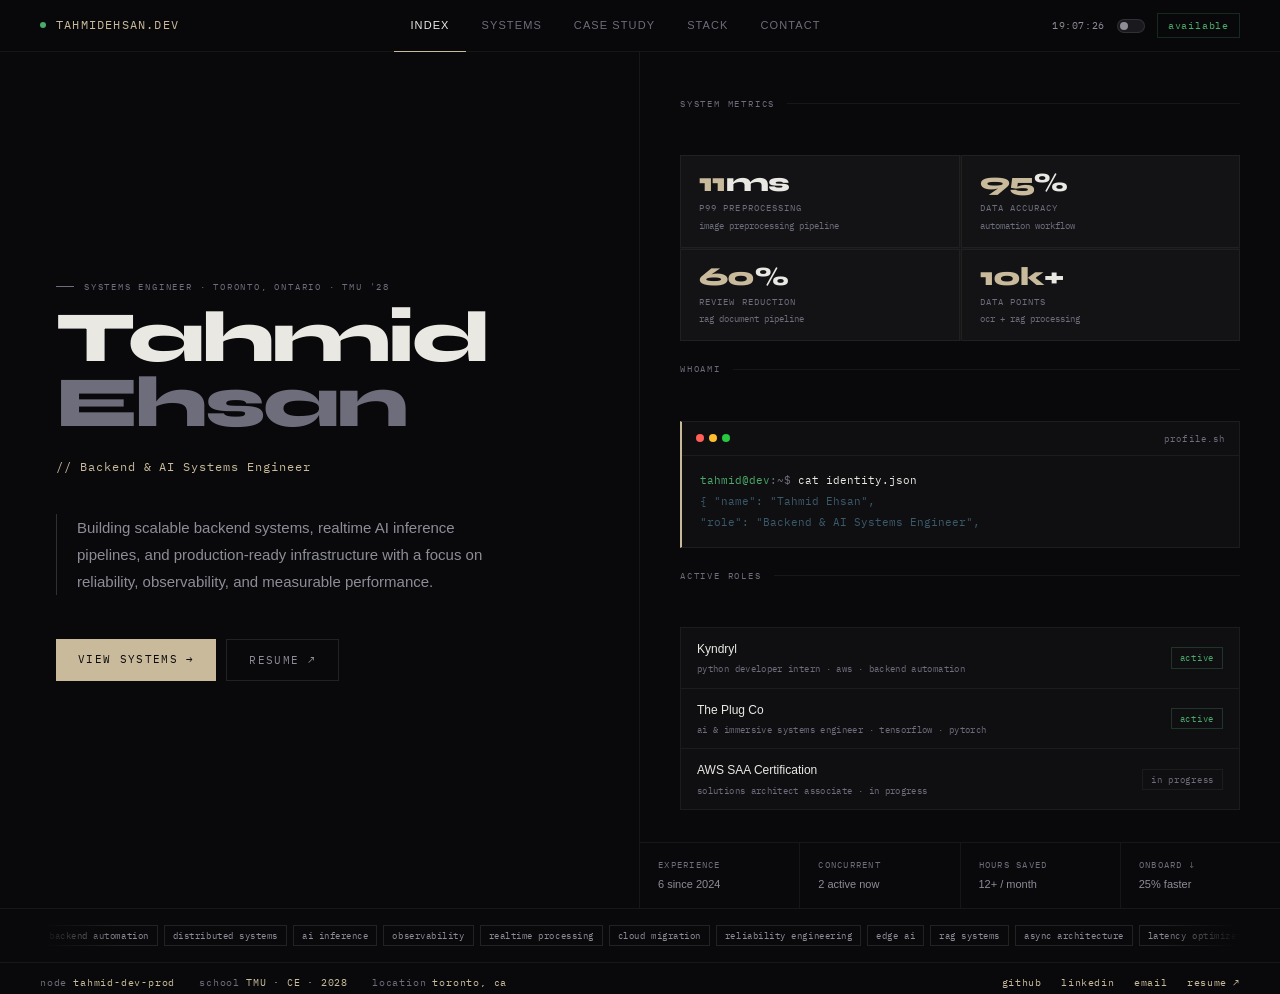
<file: index.html>
<!DOCTYPE html>
<html lang="en">
<head>
<meta charset="UTF-8">
<meta name="viewport" content="width=device-width, initial-scale=1.0">
<title>tahmidehsan.dev</title>
<link rel="icon" type="image/png" href="favicon.png?v=3">
<link rel="shortcut icon" href="favicon.png?v=3">
<link rel="stylesheet" href="style.css">
<style>
/* ── Hero grid ── */
.hero {
  min-height: calc(100vh - 52px);
  display: grid;
  grid-template-columns: 1fr 1fr;
}
.hero-l {
  padding: 80px 48px 80px 56px;
  border-right: 0.5px solid var(--border);
  display: flex; flex-direction: column; justify-content: center;
}
.hero-name {
  font-family: var(--display);
  font-size: 72px; font-weight: 800;
  letter-spacing: -.04em; line-height: .9;
  margin-bottom: 12px;
}
.hero-name-sub { color: var(--text-3); display: block; }
.hero-title {
  font-family: var(--mono); font-size: 12px; color: var(--accent);
  letter-spacing: .08em; margin-bottom: 36px; margin-top: 10px;
}
.hero-bio {
  font-size: 15px; color: var(--text-2); line-height: 1.8;
  max-width: 430px; margin-bottom: 44px;
  border-left: 1px solid var(--border-hi); padding-left: 20px;
}
.hero-actions { display: flex; gap: 10px; }

/* ── Right side: system panel ── */
.hero-r {
  display: flex; flex-direction: column;
}
.hero-r-top {
  flex: 1; padding: 44px 40px 32px;
  display: flex; flex-direction: column; gap: 20px;
}
.metrics-grid {
  display: grid; grid-template-columns: 1fr 1fr;
  gap: 1px; background: var(--border);
}

/* Terminal */
.terminal {
  background: var(--bg-raised); border: 0.5px solid var(--border);
  border-left: 2px solid var(--accent); font-family: var(--mono);
}
.term-header {
  display: flex; align-items: center; gap: 5px;
  padding: 9px 14px; border-bottom: 0.5px solid var(--border);
}
.t-dot { width: 8px; height: 8px; border-radius: 50%; }
.term-title { font-size: 9px; color: var(--text-3); letter-spacing: .12em; margin-left: auto; }
.term-body { padding: 14px 18px; }
.tl { font-size: 11px; line-height: 1.9; }
.tl .p   { color: var(--green); }
.tl .k   { color: #8a7aaa; }
.tl .s   { color: #7a9a6a; }
.tl .n   { color: var(--accent); }
.tl .c   { color: var(--text-3); }
.tl .o   { color: #3a5a6a; }
.tl .dim { color: var(--text-3); }
.tcursor {
  display: inline-block; width: 7px; height: 13px;
  background: var(--accent); vertical-align: -2px;
  animation: blink 1s step-end infinite;
}
@keyframes blink { 0%,100%{opacity:1} 50%{opacity:0} }

/* Active roles */
.roles-panel {
  background: var(--bg-raised); border: 0.5px solid var(--border);
}
.role-row {
  display: flex; justify-content: space-between; align-items: center;
  padding: 11px 16px; border-bottom: 0.5px solid var(--border);
}
.role-row:last-child { border-bottom: none; }
.role-org { font-size: 12px; color: var(--text); margin-bottom: 2px; }
.role-desc { font-family: var(--mono); font-size: 9px; color: var(--text-3); letter-spacing: .04em; }
.role-badge {
  font-family: var(--mono); font-size: 9px; letter-spacing: .08em;
  padding: 2px 8px; border: 0.5px solid rgba(74,170,106,.25); color: var(--green);
  white-space: nowrap; flex-shrink: 0;
}
.role-badge-dim {
  font-family: var(--mono); font-size: 9px; letter-spacing: .08em;
  padding: 2px 8px; border: 0.5px solid var(--border); color: var(--text-3);
  white-space: nowrap; flex-shrink: 0;
}

/* Strip at bottom */
.hero-strip {
  border-top: 0.5px solid var(--border);
  display: flex;
}
.strip-cell {
  flex: 1; padding: 14px 18px; border-right: 0.5px solid var(--border);
}
.strip-cell:last-child { border-right: none; }
.strip-label { font-family: var(--mono); font-size: 9px; color: var(--text-3); letter-spacing: .14em; text-transform: uppercase; margin-bottom: 3px; }
.strip-val { font-size: 11px; color: var(--text-2); }

/* Themes row / conveyor */
.themes-row {
  padding: 16px 40px; border-top: 0.5px solid var(--border);
}
.themes-conveyor-track {
  overflow: hidden;
  -webkit-mask-image: linear-gradient(to right, transparent, black 80px, black calc(100% - 80px), transparent);
  mask-image: linear-gradient(to right, transparent, black 80px, black calc(100% - 80px), transparent);
}
.themes-conveyor-belt {
  display: flex; gap: 6px; width: max-content;
  animation: themes-conveyor 28s linear infinite;
}
.themes-conveyor-belt:hover { animation-play-state: paused; }
@keyframes themes-conveyor {
  0%   { transform: translateX(0); }
  100% { transform: translateX(-50%); }
}

/* ── Responsive ── */
@media (max-width: 900px) {
  .hero { grid-template-columns: 1fr; }
  .hero-l { border-right: none; border-bottom: 0.5px solid var(--border); padding: 48px 32px; }
  .hero-r-top { padding: 32px 24px; }
  .hero-name { font-size: 56px; }
  .themes-row { padding: 12px 24px; }
  .themes-conveyor-track {
    -webkit-mask-image: linear-gradient(to right, transparent, black 50px, black calc(100% - 50px), transparent);
    mask-image: linear-gradient(to right, transparent, black 50px, black calc(100% - 50px), transparent);
  }
}
@media (max-width: 640px) {
  .hero-l { padding: 32px 20px; }
  .hero-r-top { padding: 24px 20px; }
  .hero-name { font-size: 44px; }
  .hero-bio { font-size: 13px; }
  .hero-actions { flex-wrap: wrap; }
  .hero-strip { flex-wrap: wrap; }
  .strip-cell { flex: 0 0 50%; }
  .strip-cell:nth-child(odd) { border-right: 0.5px solid var(--border); }
  .strip-cell:nth-child(1), .strip-cell:nth-child(2) { border-bottom: 0.5px solid var(--border); }
  .themes-row { padding: 12px 16px; }
  .themes-conveyor-track {
    -webkit-mask-image: linear-gradient(to right, transparent, black 32px, black calc(100% - 32px), transparent);
    mask-image: linear-gradient(to right, transparent, black 32px, black calc(100% - 32px), transparent);
  }
  .metrics-grid { grid-template-columns: 1fr 1fr; }
}
</style>
</head>
<body>
<div class="page-wrap">

<!-- HERO -->
<div class="hero">
  <div class="hero-l">
    <div class="eyebrow fu fu-1">systems engineer · toronto, ontario · tmU '28</div>
    <h1 class="hero-name fu fu-2">
      Tahmid<br>
      <span class="hero-name-sub">Ehsan</span>
    </h1>
    <div class="hero-title fu fu-3">// Backend &amp; AI Systems Engineer</div>
    <p class="hero-bio fu fu-4">
      Building scalable backend systems, realtime AI inference pipelines, and production-ready infrastructure with a focus on reliability, observability, and measurable performance.
    </p>
    <div class="hero-actions fu fu-5">
      <a href="systems.html" class="btn-primary">View systems →</a>
      <a href="https://drive.google.com/file/d/1j98sdXW3JyAcdcmIbRamVIgQ8zg6p-9t/view?usp=sharing" target="_blank" class="btn-ghost">Resume ↗</a>
    </div>
  </div>

  <div class="hero-r">
    <div class="hero-r-top">
      <div class="section-label">system metrics</div>

      <div class="metrics-grid">
        <div class="metric-chip">
          <div class="metric-chip-val"><span class="hi">11</span>ms</div>
          <div class="metric-chip-label">p99 preprocessing</div>
          <div class="metric-chip-sub">image preprocessing pipeline</div>
        </div>
        <div class="metric-chip">
          <div class="metric-chip-val"><span class="hi">95</span>%</div>
          <div class="metric-chip-label">data accuracy</div>
          <div class="metric-chip-sub">automation workflow</div>
        </div>
        <div class="metric-chip">
          <div class="metric-chip-val"><span class="hi">60</span>%</div>
          <div class="metric-chip-label">review reduction</div>
          <div class="metric-chip-sub">rag document pipeline</div>
        </div>
        <div class="metric-chip">
          <div class="metric-chip-val"><span class="hi">10k</span>+</div>
          <div class="metric-chip-label">data points</div>
          <div class="metric-chip-sub">ocr + rag processing</div>
        </div>
      </div>

      <div class="section-label">whoami</div>
      <div class="terminal">
        <div class="term-header">
          <div class="t-dot" style="background:#ff5f57"></div>
          <div class="t-dot" style="background:#febc2e"></div>
          <div class="t-dot" style="background:#28c840"></div>
          <div class="term-title">profile.sh</div>
        </div>
        <div class="term-body" id="term-output"></div>
      </div>

      <div class="section-label">active roles</div>
      <div class="roles-panel">
        <div class="role-row">
          <div>
            <div class="role-org">Kyndryl</div>
            <div class="role-desc">python developer intern · aws · backend automation</div>
          </div>
          <div class="role-badge">active</div>
        </div>
        <div class="role-row">
          <div>
            <div class="role-org">The Plug Co</div>
            <div class="role-desc">ai &amp; immersive systems engineer · tensorflow · pytorch</div>
          </div>
          <div class="role-badge">active</div>
        </div>
        <div class="role-row">
          <div>
            <div class="role-org">AWS SAA Certification</div>
            <div class="role-desc">solutions architect associate · in progress</div>
          </div>
          <div class="role-badge-dim">in progress</div>
        </div>
      </div>
    </div>

    <div class="hero-strip">
      <div class="strip-cell">
        <div class="strip-label">experience</div>
        <div class="strip-val">6 since 2024</div>
      </div>
      <div class="strip-cell">
        <div class="strip-label">concurrent</div>
        <div class="strip-val">2 active now</div>
      </div>
      <div class="strip-cell">
        <div class="strip-label">hours saved</div>
        <div class="strip-val">12+ / month</div>
      </div>
      <div class="strip-cell">
        <div class="strip-label">onboard ↓</div>
        <div class="strip-val">25% faster</div>
      </div>
    </div>
  </div>
</div>

<!-- Themes strip -->
<div class="themes-row">
  <div class="themes-conveyor-track">
    <div class="themes-conveyor-belt">
      <span class="tag">backend automation</span>
      <span class="tag">distributed systems</span>
      <span class="tag">ai inference</span>
      <span class="tag">observability</span>
      <span class="tag">realtime processing</span>
      <span class="tag">cloud migration</span>
      <span class="tag">reliability engineering</span>
      <span class="tag">edge ai</span>
      <span class="tag">rag systems</span>
      <span class="tag">async architecture</span>
      <span class="tag">latency optimization</span>
      <span class="tag">system integration</span>
      <!-- duplicate for seamless loop -->
      <span class="tag">backend automation</span>
      <span class="tag">distributed systems</span>
      <span class="tag">ai inference</span>
      <span class="tag">observability</span>
      <span class="tag">realtime processing</span>
      <span class="tag">cloud migration</span>
      <span class="tag">reliability engineering</span>
      <span class="tag">edge ai</span>
      <span class="tag">rag systems</span>
      <span class="tag">async architecture</span>
      <span class="tag">latency optimization</span>
      <span class="tag">system integration</span>
    </div>
  </div>
</div>

</div><!-- /page-wrap -->
<script src="nav.js"></script>
<script>
/* typewriter terminal */
const lines = [
  [{cls:'p',t:'tahmid@dev'},{cls:'dim',t:':~$ '},{cls:'',t:'cat identity.json'}],
  [{cls:'o',t:'{ "name": "Tahmid Ehsan",'}],
  [{cls:'o',t:'  "role": "Backend & AI Systems Engineer",'}],
  [{cls:'o',t:'  "focus": ["realtime pipelines","distributed systems","observability"],'}],
  [{cls:'o',t:'  "status": "building backend & AI systems" }'}],
  [{cls:'p',t:'tahmid@dev'},{cls:'dim',t:':~$ '},{cls:'',t:'echo $METRICS'}],
  [{cls:'n',t:'11ms p99  ·  95% accuracy  ·  10k+ datapoints  ·  60% ↓ review'}],
];
const out = document.getElementById('term-output');
let li = 0;
function nextLine(){
  if(li >= lines.length){ out.insertAdjacentHTML('beforeend','<div class="tl"><span class="tcursor"></span></div>'); return; }
  const div = document.createElement('div'); div.className='tl';
  lines[li].forEach(p=>{ const s=document.createElement('span'); if(p.cls)s.className=p.cls; s.textContent=p.t; div.appendChild(s); });
  out.appendChild(div); li++;
  setTimeout(nextLine, li <= 1 ? 400 : 140);
}
setTimeout(nextLine, 600);
</script>
</body>
</html>
</file>
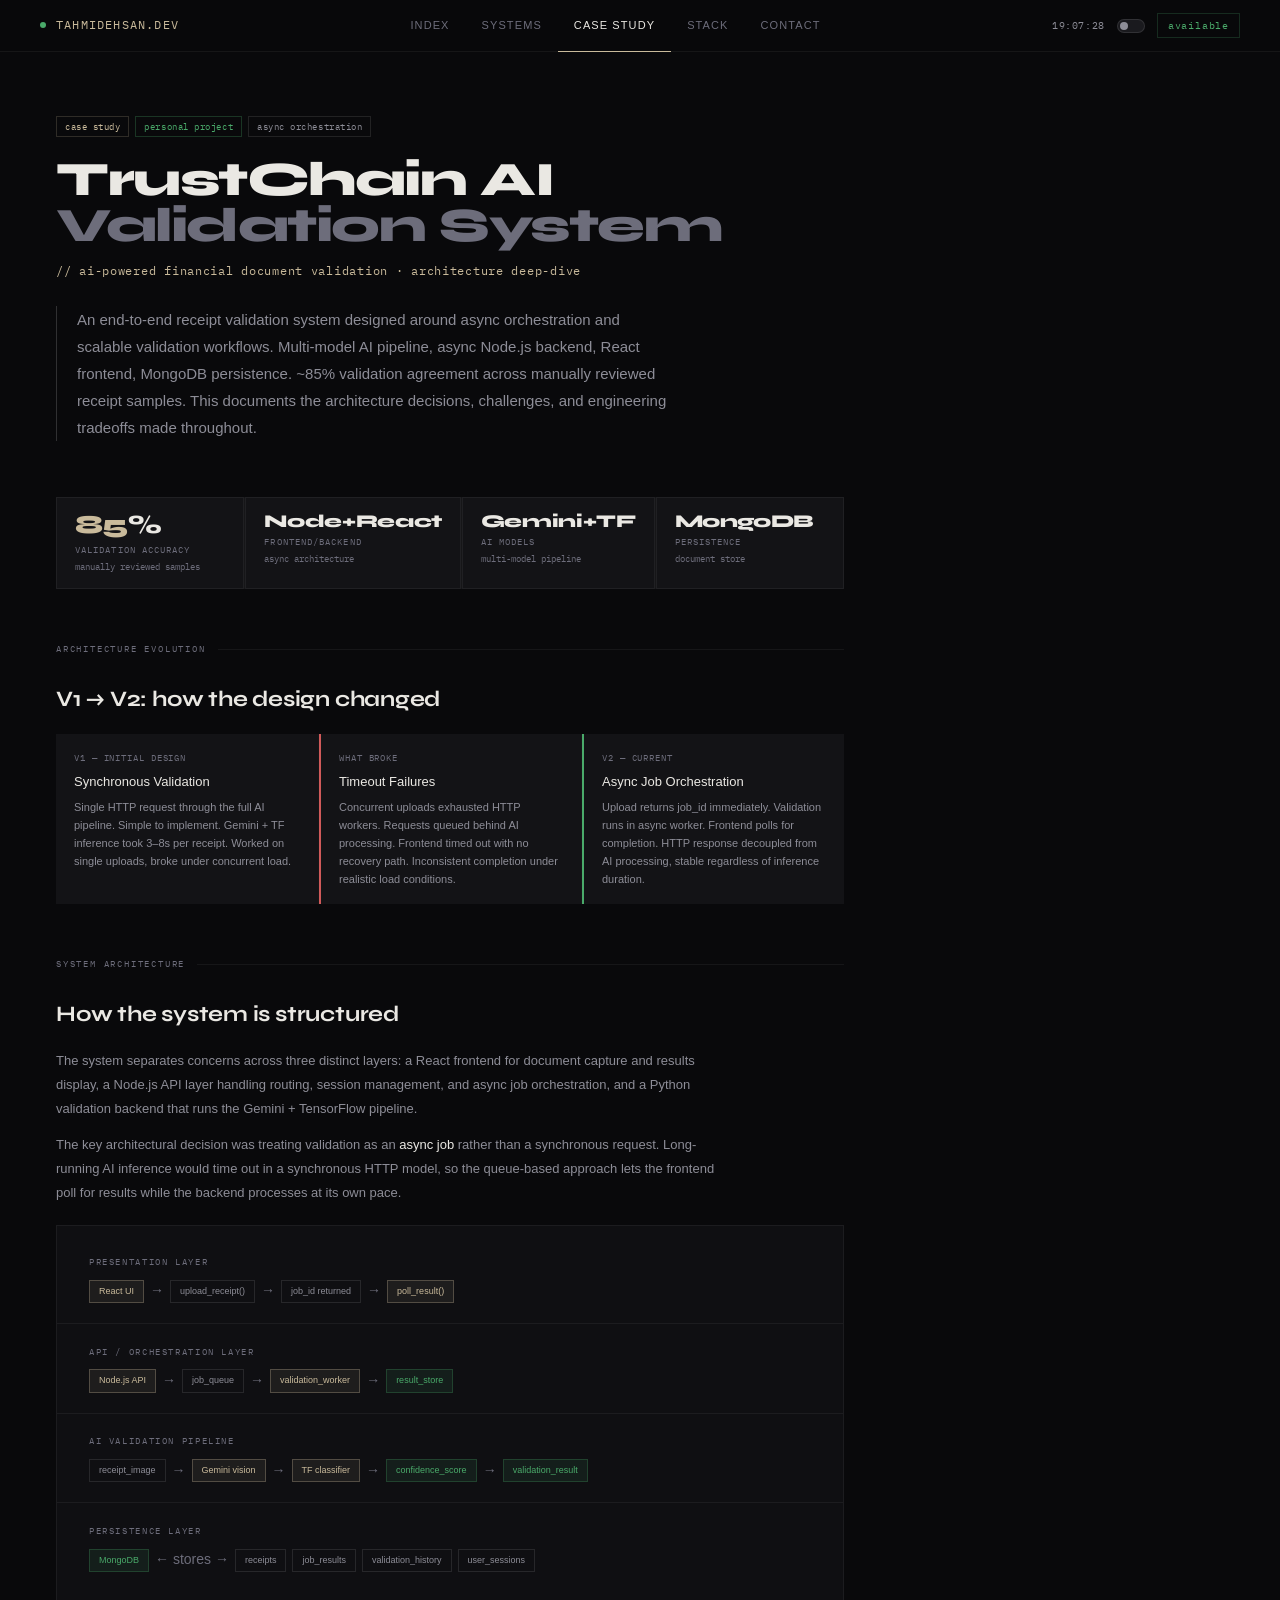
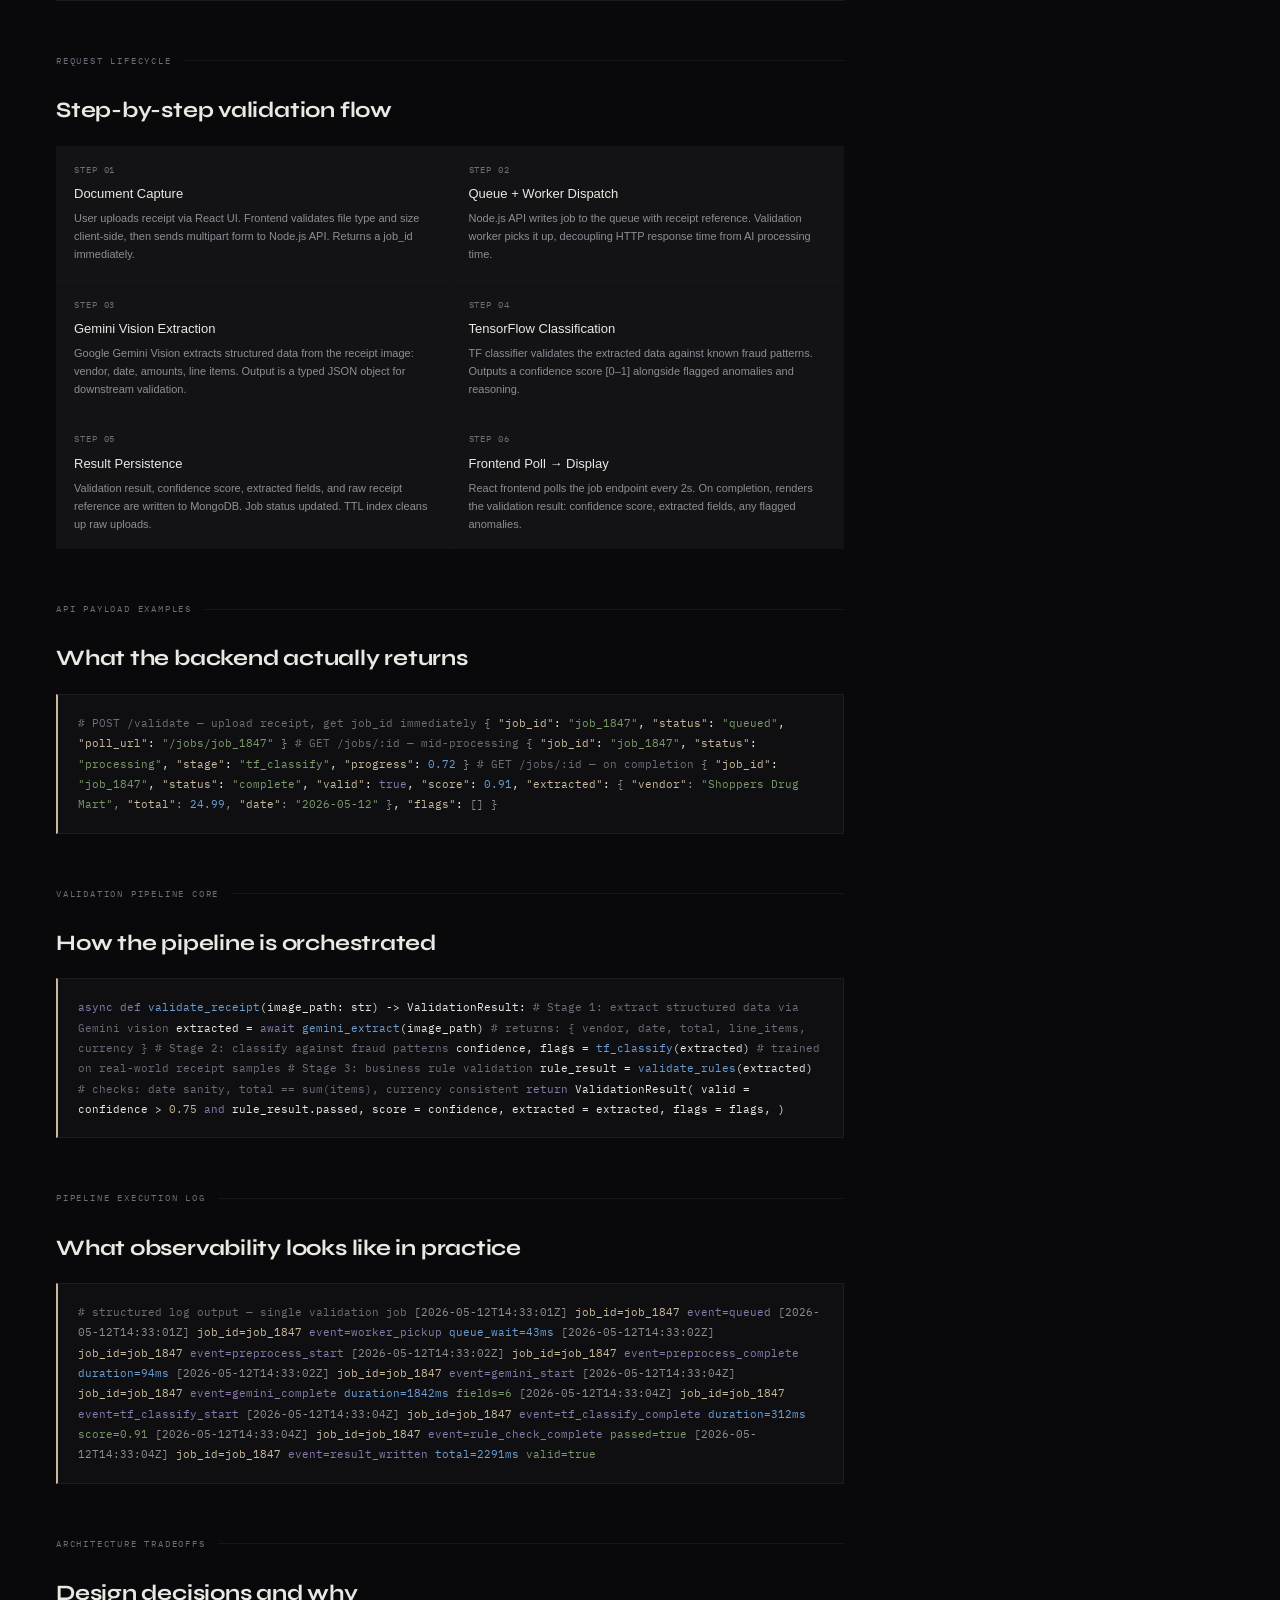
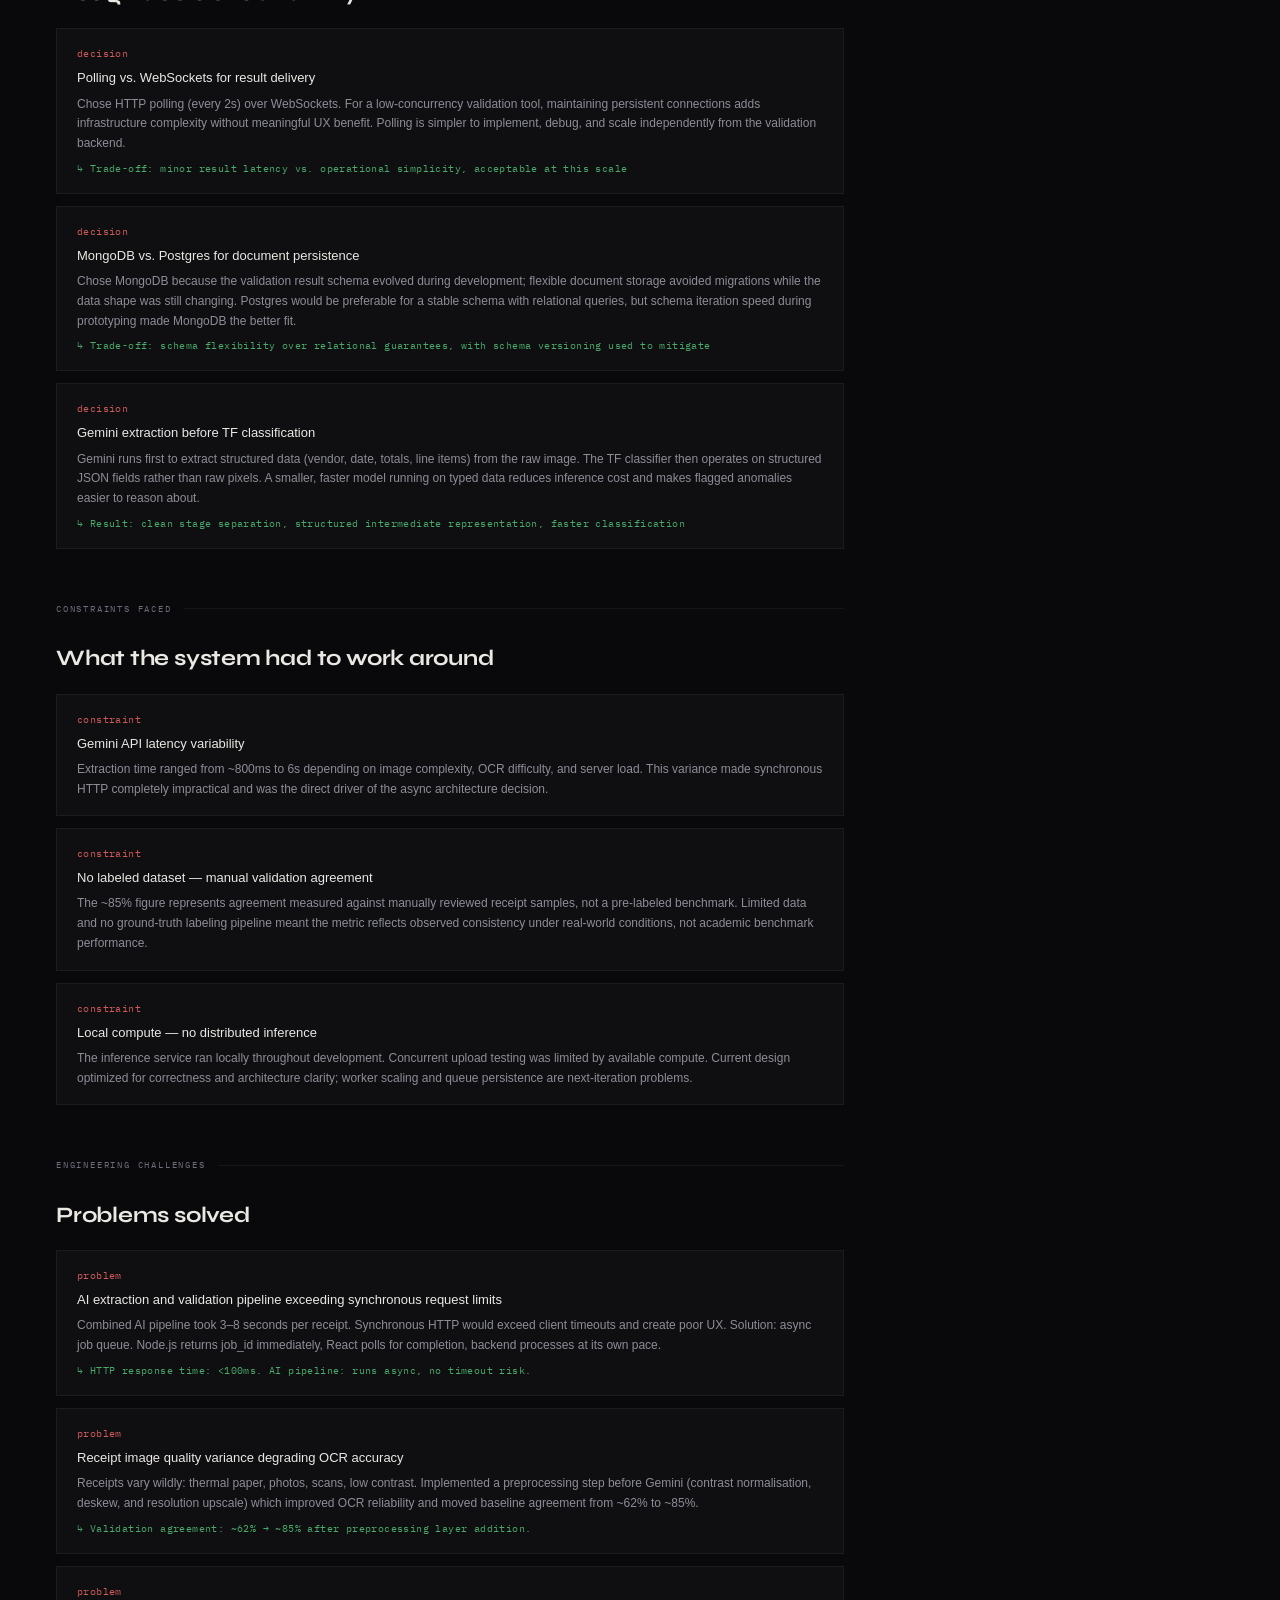
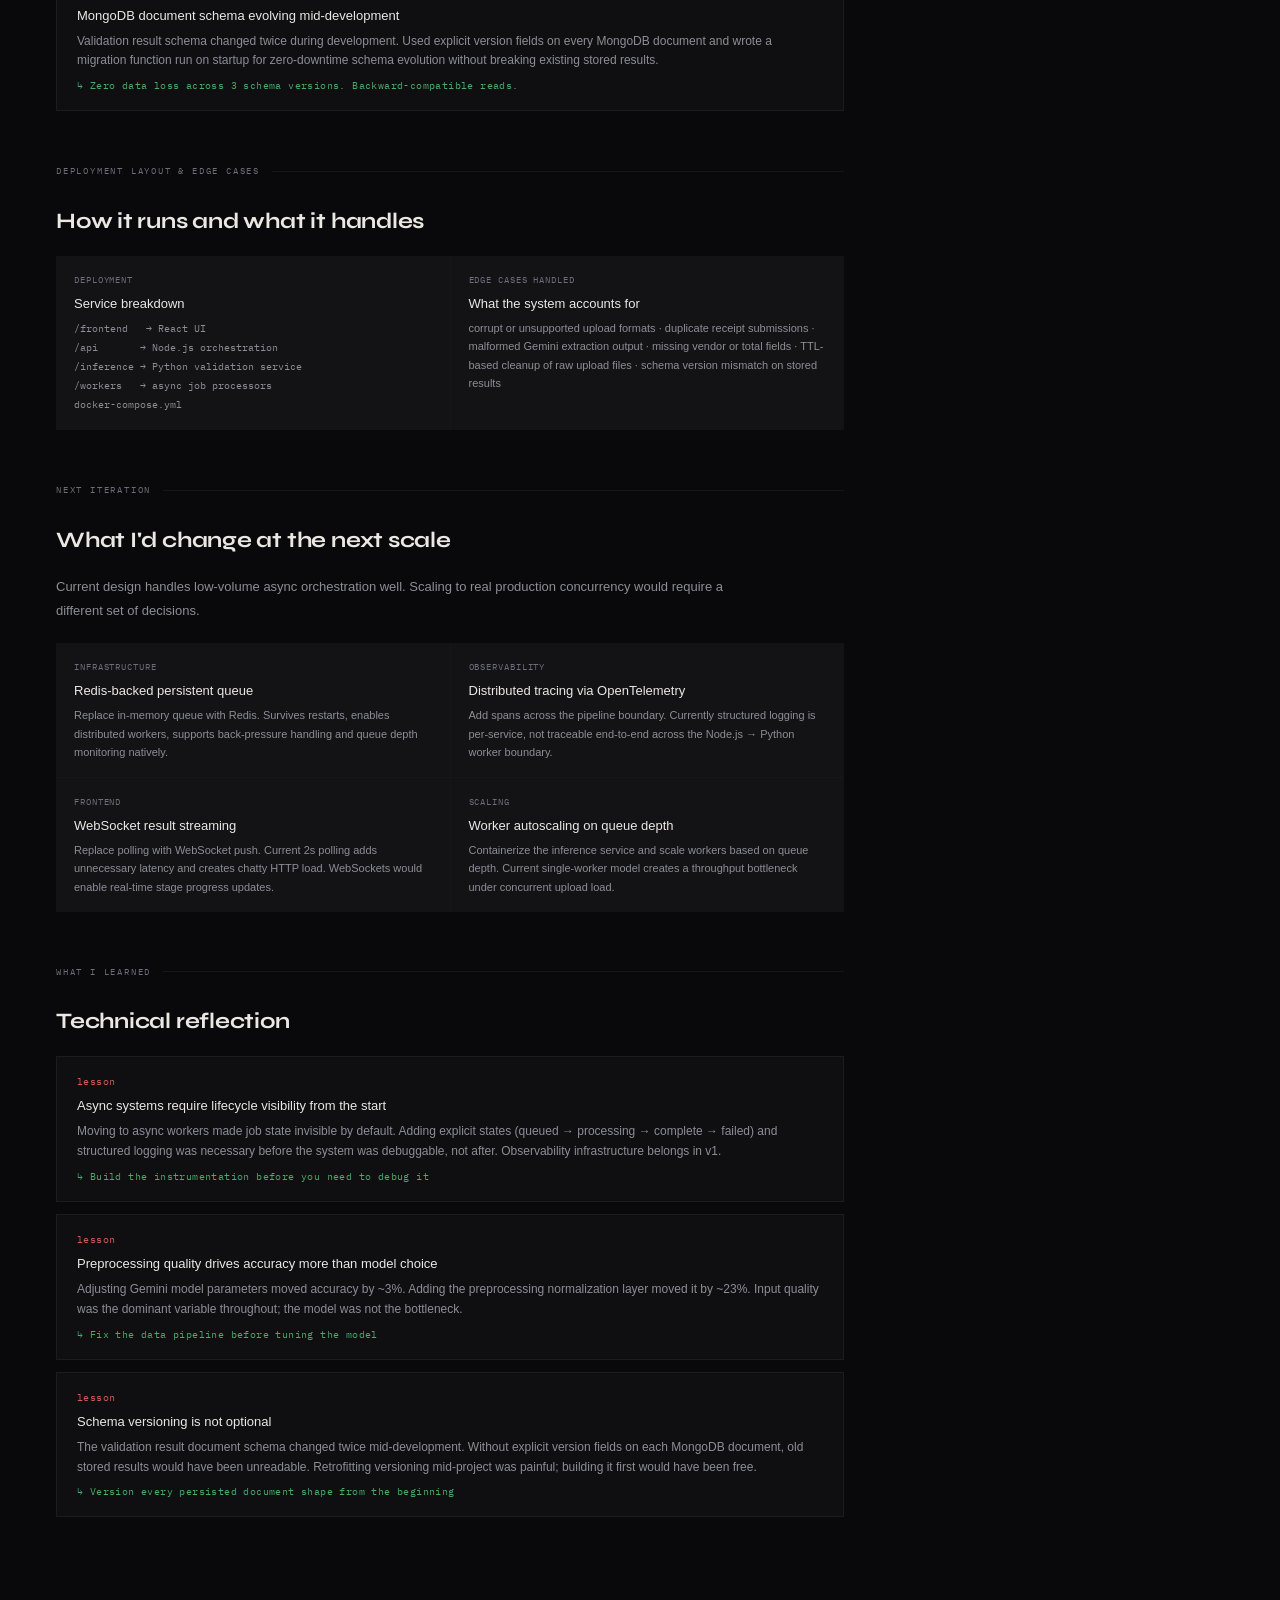
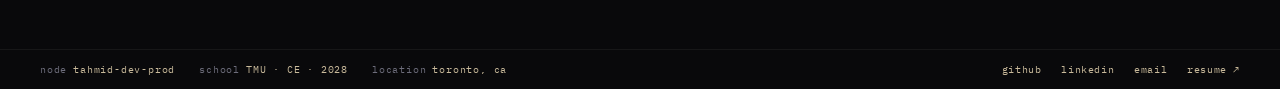
<file: casestudy.html>
<!DOCTYPE html>
<html lang="en">
<head>
<meta charset="UTF-8">
<meta name="viewport" content="width=device-width, initial-scale=1.0">
<title>Case Study: TrustChain AI @ tahmidehsan.dev</title>
<link rel="icon" type="image/png" href="favicon.png?v=3">
<link rel="stylesheet" href="style.css">
<style>
.page-inner { padding: 64px 56px 80px; max-width: 900px; }

.cs-header { margin-bottom: 56px; }
.cs-tag-row { display: flex; gap: 6px; margin-bottom: 20px; }
.cs-title { font-family: var(--display); font-size: 48px; font-weight: 800; letter-spacing: -.03em; line-height: .96; margin-bottom: 12px; }
.cs-title span { color: var(--text-3); }
.cs-subtitle { font-family: var(--mono); font-size: 12px; color: var(--accent); letter-spacing: .06em; margin-bottom: 24px; }
.cs-lede { font-size: 15px; color: var(--text-2); line-height: 1.8; max-width: 620px; border-left: 1px solid var(--border-hi); padding-left: 20px; }

/* Metrics row */
.cs-metrics { display: grid; grid-template-columns: repeat(4,1fr); gap: 1px; background: var(--border); margin-bottom: 52px; }

/* Section */
.cs-section { margin-bottom: 52px; }
.cs-section-title { font-family: var(--display); font-size: 22px; font-weight: 700; letter-spacing: -.01em; margin-bottom: 16px; }
.cs-body { font-size: 13px; color: var(--text-2); line-height: 1.85; max-width: 680px; margin-bottom: 20px; }
.cs-body p { margin-bottom: 12px; }
.cs-body strong { color: var(--text); font-weight: 500; }

/* Full-width architecture diagram */
.arch-full {
  background: var(--bg-raised); border: 0.5px solid var(--border);
  padding: 28px 32px; margin-bottom: 24px; width: 100%;
}
.arch-tier { margin-bottom: 20px; }
.arch-tier:last-child { margin-bottom: 0; }
.arch-tier-label { font-family: var(--mono); font-size: 9px; color: var(--text-3); letter-spacing: .18em; text-transform: uppercase; margin-bottom: 10px; }
.arch-tier-nodes { display: flex; align-items: center; gap: 6px; flex-wrap: wrap; }
.arch-tier-divider { height: 0.5px; background: var(--border); margin: 0 -32px; margin-bottom: 20px; }

/* Request flow */
.flow-steps { display: grid; grid-template-columns: 1fr 1fr; gap: 1px; background: var(--border); margin-bottom: 24px; }
.flow-step { background: var(--bg-panel); padding: 16px 18px; }
.flow-step-n { font-family: var(--mono); font-size: 9px; color: var(--text-3); letter-spacing: .1em; margin-bottom: 6px; }
.flow-step-title { font-size: 13px; color: var(--text); margin-bottom: 4px; font-weight: 500; }
.flow-step-desc { font-size: 11px; color: var(--text-2); line-height: 1.65; }

/* Code block */
.code-block {
  background: var(--bg-raised); border: 0.5px solid var(--border);
  border-left: 2px solid var(--accent);
  padding: 18px 20px; font-family: var(--mono); font-size: 11px;
  line-height: 1.85; margin-bottom: 20px;
  overflow-x: auto;
}
.code-block .k { color: #8a7aaa; }
.code-block .s { color: #7a9a6a; }
.code-block .n { color: var(--accent); }
.code-block .c { color: var(--text-3); }
.code-block .fn { color: #6b9fd4; }
.code-block .o { color: var(--text-2); }

/* Challenges */
.challenges { display: flex; flex-direction: column; gap: 12px; }
.challenge { background: var(--bg-raised); border: 0.5px solid var(--border); padding: 16px 20px; }
.ch-problem { font-family: var(--mono); font-size: 10px; color: var(--red); letter-spacing: .04em; margin-bottom: 5px; }
.ch-title { font-size: 13px; color: var(--text); font-weight: 500; margin-bottom: 5px; }
.ch-solution { font-size: 12px; color: var(--text-2); line-height: 1.65; }
.ch-outcome { font-family: var(--mono); font-size: 10px; color: var(--green); margin-top: 6px; letter-spacing: .04em; }

/* ── Responsive ── */
@media (max-width: 900px) {
  .page-inner { padding: 40px 28px 60px; }
  .cs-title { font-size: 36px; }
  .cs-metrics { grid-template-columns: 1fr 1fr; }
  .flow-steps { grid-template-columns: 1fr; }
  .arch-full { padding: 20px 18px; }
  .arch-tier-divider { margin: 0 -18px; margin-bottom: 16px; }
}
@media (max-width: 640px) {
  .page-inner { padding: 28px 16px 48px; }
  .cs-title { font-size: 28px; }
  .cs-lede { font-size: 13px; }
  .cs-metrics { grid-template-columns: 1fr 1fr; }
  .arch-full { padding: 16px 14px; overflow-x: auto; }
  .arch-tier-divider { margin: 0 -14px; margin-bottom: 14px; }
  .code-block { font-size: 10px; }
}
</style>
</head>
<body>
<div class="page-wrap">
<div class="page-inner">

  <!-- Header -->
  <div class="cs-header fu fu-1">
    <div class="cs-tag-row">
      <span class="tag tag-accent">case study</span>
      <span class="tag tag-green">personal project</span>
      <span class="tag">async orchestration</span>
    </div>
    <div class="cs-title">TrustChain AI<br><span>Validation System</span></div>
    <div class="cs-subtitle">// ai-powered financial document validation · architecture deep-dive</div>
    <p class="cs-lede">
      An end-to-end receipt validation system designed around async orchestration and scalable validation workflows. Multi-model AI pipeline, async Node.js backend, React frontend, MongoDB persistence. ~85% validation agreement across manually reviewed receipt samples. This documents the architecture decisions, challenges, and engineering tradeoffs made throughout.
    </p>
  </div>

  <!-- Metrics -->
  <div class="cs-metrics fu fu-2">
    <div class="metric-chip">
      <div class="metric-chip-val"><span class="hi">85</span>%</div>
      <div class="metric-chip-label">validation accuracy</div>
      <div class="metric-chip-sub">manually reviewed samples</div>
    </div>
    <div class="metric-chip">
      <div class="metric-chip-val" style="font-size:18px">Node+React</div>
      <div class="metric-chip-label">frontend/backend</div>
      <div class="metric-chip-sub">async architecture</div>
    </div>
    <div class="metric-chip">
      <div class="metric-chip-val" style="font-size:18px">Gemini+TF</div>
      <div class="metric-chip-label">ai models</div>
      <div class="metric-chip-sub">multi-model pipeline</div>
    </div>
    <div class="metric-chip">
      <div class="metric-chip-val" style="font-size:18px">MongoDB</div>
      <div class="metric-chip-label">persistence</div>
      <div class="metric-chip-sub">document store</div>
    </div>
  </div>

  <!-- Architecture Evolution -->
  <div class="cs-section fu fu-2">
    <div class="section-label">architecture evolution</div>
    <div class="cs-section-title">V1 → V2: how the design changed</div>
    <div class="flow-steps" style="grid-template-columns:1fr 1fr 1fr">
      <div class="flow-step">
        <div class="flow-step-n">V1 — INITIAL DESIGN</div>
        <div class="flow-step-title">Synchronous Validation</div>
        <div class="flow-step-desc">Single HTTP request through the full AI pipeline. Simple to implement. Gemini + TF inference took 3–8s per receipt. Worked on single uploads, broke under concurrent load.</div>
      </div>
      <div class="flow-step" style="border-left: 2px solid var(--red)">
        <div class="flow-step-n">WHAT BROKE</div>
        <div class="flow-step-title">Timeout Failures</div>
        <div class="flow-step-desc">Concurrent uploads exhausted HTTP workers. Requests queued behind AI processing. Frontend timed out with no recovery path. Inconsistent completion under realistic load conditions.</div>
      </div>
      <div class="flow-step" style="border-left: 2px solid var(--green)">
        <div class="flow-step-n">V2 — CURRENT</div>
        <div class="flow-step-title">Async Job Orchestration</div>
        <div class="flow-step-desc">Upload returns job_id immediately. Validation runs in async worker. Frontend polls for completion. HTTP response decoupled from AI processing, stable regardless of inference duration.</div>
      </div>
    </div>
  </div>

  <!-- Architecture -->
  <div class="cs-section fu fu-2">
    <div class="section-label">system architecture</div>
    <div class="cs-section-title">How the system is structured</div>
    <div class="cs-body">
      <p>The system separates concerns across three distinct layers: a React frontend for document capture and results display, a Node.js API layer handling routing, session management, and async job orchestration, and a Python validation backend that runs the Gemini + TensorFlow pipeline.</p>
      <p>The key architectural decision was treating validation as an <strong>async job</strong> rather than a synchronous request. Long-running AI inference would time out in a synchronous HTTP model, so the queue-based approach lets the frontend poll for results while the backend processes at its own pace.</p>
    </div>
    <div class="arch-full">
      <div class="arch-tier">
        <div class="arch-tier-label">presentation layer</div>
        <div class="arch-tier-nodes">
          <span class="arch-node-hi">React UI</span>
          <span class="arch-arrow">→</span>
          <span class="arch-node">upload_receipt()</span>
          <span class="arch-arrow">→</span>
          <span class="arch-node">job_id returned</span>
          <span class="arch-arrow">→</span>
          <span class="arch-node-hi">poll_result()</span>
        </div>
      </div>
      <div class="arch-tier-divider"></div>
      <div class="arch-tier">
        <div class="arch-tier-label">api / orchestration layer</div>
        <div class="arch-tier-nodes">
          <span class="arch-node-hi">Node.js API</span>
          <span class="arch-arrow">→</span>
          <span class="arch-node">job_queue</span>
          <span class="arch-arrow">→</span>
          <span class="arch-node-hi">validation_worker</span>
          <span class="arch-arrow">→</span>
          <span class="arch-node-ok">result_store</span>
        </div>
      </div>
      <div class="arch-tier-divider"></div>
      <div class="arch-tier">
        <div class="arch-tier-label">ai validation pipeline</div>
        <div class="arch-tier-nodes">
          <span class="arch-node">receipt_image</span>
          <span class="arch-arrow">→</span>
          <span class="arch-node-hi">Gemini vision</span>
          <span class="arch-arrow">→</span>
          <span class="arch-node-hi">TF classifier</span>
          <span class="arch-arrow">→</span>
          <span class="arch-node-ok">confidence_score</span>
          <span class="arch-arrow">→</span>
          <span class="arch-node-ok">validation_result</span>
        </div>
      </div>
      <div class="arch-tier-divider"></div>
      <div class="arch-tier" style="margin-bottom:0">
        <div class="arch-tier-label">persistence layer</div>
        <div class="arch-tier-nodes">
          <span class="arch-node-ok">MongoDB</span>
          <span class="arch-arrow">← stores →</span>
          <span class="arch-node">receipts</span>
          <span class="arch-node">job_results</span>
          <span class="arch-node">validation_history</span>
          <span class="arch-node">user_sessions</span>
        </div>
      </div>
    </div>
  </div>

  <!-- Request flow -->
  <div class="cs-section fu fu-3">
    <div class="section-label">request lifecycle</div>
    <div class="cs-section-title">Step-by-step validation flow</div>
    <div class="flow-steps">
      <div class="flow-step">
        <div class="flow-step-n">STEP 01</div>
        <div class="flow-step-title">Document Capture</div>
        <div class="flow-step-desc">User uploads receipt via React UI. Frontend validates file type and size client-side, then sends multipart form to Node.js API. Returns a job_id immediately.</div>
      </div>
      <div class="flow-step">
        <div class="flow-step-n">STEP 02</div>
        <div class="flow-step-title">Queue + Worker Dispatch</div>
        <div class="flow-step-desc">Node.js API writes job to the queue with receipt reference. Validation worker picks it up, decoupling HTTP response time from AI processing time.</div>
      </div>
      <div class="flow-step">
        <div class="flow-step-n">STEP 03</div>
        <div class="flow-step-title">Gemini Vision Extraction</div>
        <div class="flow-step-desc">Google Gemini Vision extracts structured data from the receipt image: vendor, date, amounts, line items. Output is a typed JSON object for downstream validation.</div>
      </div>
      <div class="flow-step">
        <div class="flow-step-n">STEP 04</div>
        <div class="flow-step-title">TensorFlow Classification</div>
        <div class="flow-step-desc">TF classifier validates the extracted data against known fraud patterns. Outputs a confidence score [0–1] alongside flagged anomalies and reasoning.</div>
      </div>
      <div class="flow-step">
        <div class="flow-step-n">STEP 05</div>
        <div class="flow-step-title">Result Persistence</div>
        <div class="flow-step-desc">Validation result, confidence score, extracted fields, and raw receipt reference are written to MongoDB. Job status updated. TTL index cleans up raw uploads.</div>
      </div>
      <div class="flow-step">
        <div class="flow-step-n">STEP 06</div>
        <div class="flow-step-title">Frontend Poll → Display</div>
        <div class="flow-step-desc">React frontend polls the job endpoint every 2s. On completion, renders the validation result: confidence score, extracted fields, any flagged anomalies.</div>
      </div>
    </div>
  </div>

  <!-- API Snippets -->
  <div class="cs-section fu fu-3">
    <div class="section-label">api payload examples</div>
    <div class="cs-section-title">What the backend actually returns</div>
    <div class="code-block">
<span class="c"># POST /validate — upload receipt, get job_id immediately</span>
<span class="o">{</span> <span class="n">"job_id"</span>: <span class="s">"job_1847"</span>, <span class="n">"status"</span>: <span class="s">"queued"</span>, <span class="n">"poll_url"</span>: <span class="s">"/jobs/job_1847"</span> <span class="o">}</span>

<span class="c"># GET /jobs/:id — mid-processing</span>
<span class="o">{</span>
  <span class="n">"job_id"</span>: <span class="s">"job_1847"</span>,
  <span class="n">"status"</span>: <span class="s">"processing"</span>,
  <span class="n">"stage"</span>: <span class="s">"tf_classify"</span>,
  <span class="n">"progress"</span>: <span class="fn">0.72</span>
<span class="o">}</span>

<span class="c"># GET /jobs/:id — on completion</span>
<span class="o">{</span>
  <span class="n">"job_id"</span>: <span class="s">"job_1847"</span>,
  <span class="n">"status"</span>: <span class="s">"complete"</span>,
  <span class="n">"valid"</span>: <span class="k">true</span>,
  <span class="n">"score"</span>: <span class="fn">0.91</span>,
  <span class="n">"extracted"</span>: <span class="o">{ <span class="n">"vendor"</span>: <span class="s">"Shoppers Drug Mart"</span>, <span class="n">"total"</span>: <span class="fn">24.99</span>, <span class="n">"date"</span>: <span class="s">"2026-05-12"</span> }</span>,
  <span class="n">"flags"</span>: <span class="o">[]</span>
<span class="o">}</span>
    </div>
  </div>

  <!-- Key code -->
  <div class="cs-section fu fu-3">
    <div class="section-label">validation pipeline core</div>
    <div class="cs-section-title">How the pipeline is orchestrated</div>
    <div class="code-block">
<span class="k">async def</span> <span class="fn">validate_receipt</span>(image_path: str) -> ValidationResult:
    <span class="c"># Stage 1: extract structured data via Gemini vision</span>
    extracted = <span class="k">await</span> <span class="fn">gemini_extract</span>(image_path)
    <span class="c"># returns: { vendor, date, total, line_items, currency }</span>

    <span class="c"># Stage 2: classify against fraud patterns</span>
    confidence, flags = <span class="fn">tf_classify</span>(extracted)
    <span class="c"># trained on real-world receipt samples</span>

    <span class="c"># Stage 3: business rule validation</span>
    rule_result = <span class="fn">validate_rules</span>(extracted)
    <span class="c"># checks: date sanity, total == sum(items), currency consistent</span>

    <span class="k">return</span> ValidationResult(
        valid     = confidence > <span class="n">0.75</span> <span class="k">and</span> rule_result.passed,
        score     = confidence,
        extracted = extracted,
        flags     = flags,
    )
    </div>
  </div>

  <!-- Observability Log -->
  <div class="cs-section fu fu-3">
    <div class="section-label">pipeline execution log</div>
    <div class="cs-section-title">What observability looks like in practice</div>
    <div class="code-block">
<span class="c"># structured log output — single validation job</span>
<span class="o">[2026-05-12T14:33:01Z]</span>  <span class="n">job_id=job_1847</span>  <span class="k">event=queued</span>
<span class="o">[2026-05-12T14:33:01Z]</span>  <span class="n">job_id=job_1847</span>  <span class="k">event=worker_pickup</span>          <span class="fn">queue_wait=43ms</span>
<span class="o">[2026-05-12T14:33:02Z]</span>  <span class="n">job_id=job_1847</span>  <span class="k">event=preprocess_start</span>
<span class="o">[2026-05-12T14:33:02Z]</span>  <span class="n">job_id=job_1847</span>  <span class="k">event=preprocess_complete</span>    <span class="fn">duration=94ms</span>
<span class="o">[2026-05-12T14:33:02Z]</span>  <span class="n">job_id=job_1847</span>  <span class="k">event=gemini_start</span>
<span class="o">[2026-05-12T14:33:04Z]</span>  <span class="n">job_id=job_1847</span>  <span class="k">event=gemini_complete</span>        <span class="fn">duration=1842ms</span>  <span class="s">fields=6</span>
<span class="o">[2026-05-12T14:33:04Z]</span>  <span class="n">job_id=job_1847</span>  <span class="k">event=tf_classify_start</span>
<span class="o">[2026-05-12T14:33:04Z]</span>  <span class="n">job_id=job_1847</span>  <span class="k">event=tf_classify_complete</span>   <span class="fn">duration=312ms</span>   <span class="s">score=0.91</span>
<span class="o">[2026-05-12T14:33:04Z]</span>  <span class="n">job_id=job_1847</span>  <span class="k">event=rule_check_complete</span>    <span class="s">passed=true</span>
<span class="o">[2026-05-12T14:33:04Z]</span>  <span class="n">job_id=job_1847</span>  <span class="k">event=result_written</span>         <span class="fn">total=2291ms</span>     <span class="s">valid=true</span>
    </div>
  </div>

  <!-- Tradeoffs -->
  <div class="cs-section fu fu-4">
    <div class="section-label">architecture tradeoffs</div>
    <div class="cs-section-title">Design decisions and why</div>
    <div class="challenges">
      <div class="challenge">
        <div class="ch-problem">decision</div>
        <div class="ch-title">Polling vs. WebSockets for result delivery</div>
        <div class="ch-solution">Chose HTTP polling (every 2s) over WebSockets. For a low-concurrency validation tool, maintaining persistent connections adds infrastructure complexity without meaningful UX benefit. Polling is simpler to implement, debug, and scale independently from the validation backend.</div>
        <div class="ch-outcome">↳ Trade-off: minor result latency vs. operational simplicity, acceptable at this scale</div>
      </div>
      <div class="challenge">
        <div class="ch-problem">decision</div>
        <div class="ch-title">MongoDB vs. Postgres for document persistence</div>
        <div class="ch-solution">Chose MongoDB because the validation result schema evolved during development; flexible document storage avoided migrations while the data shape was still changing. Postgres would be preferable for a stable schema with relational queries, but schema iteration speed during prototyping made MongoDB the better fit.</div>
        <div class="ch-outcome">↳ Trade-off: schema flexibility over relational guarantees, with schema versioning used to mitigate</div>
      </div>
      <div class="challenge">
        <div class="ch-problem">decision</div>
        <div class="ch-title">Gemini extraction before TF classification</div>
        <div class="ch-solution">Gemini runs first to extract structured data (vendor, date, totals, line items) from the raw image. The TF classifier then operates on structured JSON fields rather than raw pixels. A smaller, faster model running on typed data reduces inference cost and makes flagged anomalies easier to reason about.</div>
        <div class="ch-outcome">↳ Result: clean stage separation, structured intermediate representation, faster classification</div>
      </div>
    </div>
  </div>

  <!-- Constraints -->
  <div class="cs-section fu fu-4">
    <div class="section-label">constraints faced</div>
    <div class="cs-section-title">What the system had to work around</div>
    <div class="challenges">
      <div class="challenge">
        <div class="ch-problem">constraint</div>
        <div class="ch-title">Gemini API latency variability</div>
        <div class="ch-solution">Extraction time ranged from ~800ms to 6s depending on image complexity, OCR difficulty, and server load. This variance made synchronous HTTP completely impractical and was the direct driver of the async architecture decision.</div>
      </div>
      <div class="challenge">
        <div class="ch-problem">constraint</div>
        <div class="ch-title">No labeled dataset — manual validation agreement</div>
        <div class="ch-solution">The ~85% figure represents agreement measured against manually reviewed receipt samples, not a pre-labeled benchmark. Limited data and no ground-truth labeling pipeline meant the metric reflects observed consistency under real-world conditions, not academic benchmark performance.</div>
      </div>
      <div class="challenge">
        <div class="ch-problem">constraint</div>
        <div class="ch-title">Local compute — no distributed inference</div>
        <div class="ch-solution">The inference service ran locally throughout development. Concurrent upload testing was limited by available compute. Current design optimized for correctness and architecture clarity; worker scaling and queue persistence are next-iteration problems.</div>
      </div>
    </div>
  </div>

  <!-- Challenges -->
  <div class="cs-section fu fu-4">
    <div class="section-label">engineering challenges</div>
    <div class="cs-section-title">Problems solved</div>
    <div class="challenges">
      <div class="challenge">
        <div class="ch-problem">problem</div>
        <div class="ch-title">AI extraction and validation pipeline exceeding synchronous request limits</div>
        <div class="ch-solution">Combined AI pipeline took 3–8 seconds per receipt. Synchronous HTTP would exceed client timeouts and create poor UX. Solution: async job queue. Node.js returns job_id immediately, React polls for completion, backend processes at its own pace.</div>
        <div class="ch-outcome">↳ HTTP response time: &lt;100ms. AI pipeline: runs async, no timeout risk.</div>
      </div>
      <div class="challenge">
        <div class="ch-problem">problem</div>
        <div class="ch-title">Receipt image quality variance degrading OCR accuracy</div>
        <div class="ch-solution">Receipts vary wildly: thermal paper, photos, scans, low contrast. Implemented a preprocessing step before Gemini (contrast normalisation, deskew, and resolution upscale) which improved OCR reliability and moved baseline agreement from ~62% to ~85%.</div>
        <div class="ch-outcome">↳ Validation agreement: ~62% → ~85% after preprocessing layer addition.</div>
      </div>
      <div class="challenge">
        <div class="ch-problem">problem</div>
        <div class="ch-title">MongoDB document schema evolving mid-development</div>
        <div class="ch-solution">Validation result schema changed twice during development. Used explicit version fields on every MongoDB document and wrote a migration function run on startup for zero-downtime schema evolution without breaking existing stored results.</div>
        <div class="ch-outcome">↳ Zero data loss across 3 schema versions. Backward-compatible reads.</div>
      </div>
    </div>
  </div>


  <!-- Deployment + Edge Cases -->
  <div class="cs-section fu fu-4">
    <div class="section-label">deployment layout &amp; edge cases</div>
    <div class="cs-section-title">How it runs and what it handles</div>
    <div class="flow-steps">
      <div class="flow-step">
        <div class="flow-step-n">DEPLOYMENT</div>
        <div class="flow-step-title">Service breakdown</div>
        <div class="flow-step-desc">
          <code style="font-family:var(--mono);font-size:10px;color:var(--text-2);line-height:1.9;display:block">
            /frontend&nbsp;&nbsp;&nbsp;→ React UI<br>
            /api&nbsp;&nbsp;&nbsp;&nbsp;&nbsp;&nbsp;&nbsp;→ Node.js orchestration<br>
            /inference&nbsp;→ Python validation service<br>
            /workers&nbsp;&nbsp;&nbsp;→ async job processors<br>
            docker-compose.yml
          </code>
        </div>
      </div>
      <div class="flow-step">
        <div class="flow-step-n">EDGE CASES HANDLED</div>
        <div class="flow-step-title">What the system accounts for</div>
        <div class="flow-step-desc">corrupt or unsupported upload formats · duplicate receipt submissions · malformed Gemini extraction output · missing vendor or total fields · TTL-based cleanup of raw upload files · schema version mismatch on stored results</div>
      </div>
    </div>
  </div>

  <!-- Next Iteration -->
  <div class="cs-section fu fu-4">
    <div class="section-label">next iteration</div>
    <div class="cs-section-title">What I'd change at the next scale</div>
    <div class="cs-body">
      <p>Current design handles low-volume async orchestration well. Scaling to real production concurrency would require a different set of decisions.</p>
    </div>
    <div class="flow-steps">
      <div class="flow-step">
        <div class="flow-step-n">INFRASTRUCTURE</div>
        <div class="flow-step-title">Redis-backed persistent queue</div>
        <div class="flow-step-desc">Replace in-memory queue with Redis. Survives restarts, enables distributed workers, supports back-pressure handling and queue depth monitoring natively.</div>
      </div>
      <div class="flow-step">
        <div class="flow-step-n">OBSERVABILITY</div>
        <div class="flow-step-title">Distributed tracing via OpenTelemetry</div>
        <div class="flow-step-desc">Add spans across the pipeline boundary. Currently structured logging is per-service, not traceable end-to-end across the Node.js → Python worker boundary.</div>
      </div>
      <div class="flow-step">
        <div class="flow-step-n">FRONTEND</div>
        <div class="flow-step-title">WebSocket result streaming</div>
        <div class="flow-step-desc">Replace polling with WebSocket push. Current 2s polling adds unnecessary latency and creates chatty HTTP load. WebSockets would enable real-time stage progress updates.</div>
      </div>
      <div class="flow-step">
        <div class="flow-step-n">SCALING</div>
        <div class="flow-step-title">Worker autoscaling on queue depth</div>
        <div class="flow-step-desc">Containerize the inference service and scale workers based on queue depth. Current single-worker model creates a throughput bottleneck under concurrent upload load.</div>
      </div>
    </div>
  </div>

  <!-- What I Learned -->
  <div class="cs-section fu fu-4">
    <div class="section-label">what I learned</div>
    <div class="cs-section-title">Technical reflection</div>
    <div class="challenges">
      <div class="challenge">
        <div class="ch-problem">lesson</div>
        <div class="ch-title">Async systems require lifecycle visibility from the start</div>
        <div class="ch-solution">Moving to async workers made job state invisible by default. Adding explicit states (queued → processing → complete → failed) and structured logging was necessary before the system was debuggable, not after. Observability infrastructure belongs in v1.</div>
        <div class="ch-outcome">↳ Build the instrumentation before you need to debug it</div>
      </div>
      <div class="challenge">
        <div class="ch-problem">lesson</div>
        <div class="ch-title">Preprocessing quality drives accuracy more than model choice</div>
        <div class="ch-solution">Adjusting Gemini model parameters moved accuracy by ~3%. Adding the preprocessing normalization layer moved it by ~23%. Input quality was the dominant variable throughout; the model was not the bottleneck.</div>
        <div class="ch-outcome">↳ Fix the data pipeline before tuning the model</div>
      </div>
      <div class="challenge">
        <div class="ch-problem">lesson</div>
        <div class="ch-title">Schema versioning is not optional</div>
        <div class="ch-solution">The validation result document schema changed twice mid-development. Without explicit version fields on each MongoDB document, old stored results would have been unreadable. Retrofitting versioning mid-project was painful; building it first would have been free.</div>
        <div class="ch-outcome">↳ Version every persisted document shape from the beginning</div>
      </div>
    </div>
  </div>

</div>
</div>
<script src="nav.js"></script>
</body>
</html>
</file>
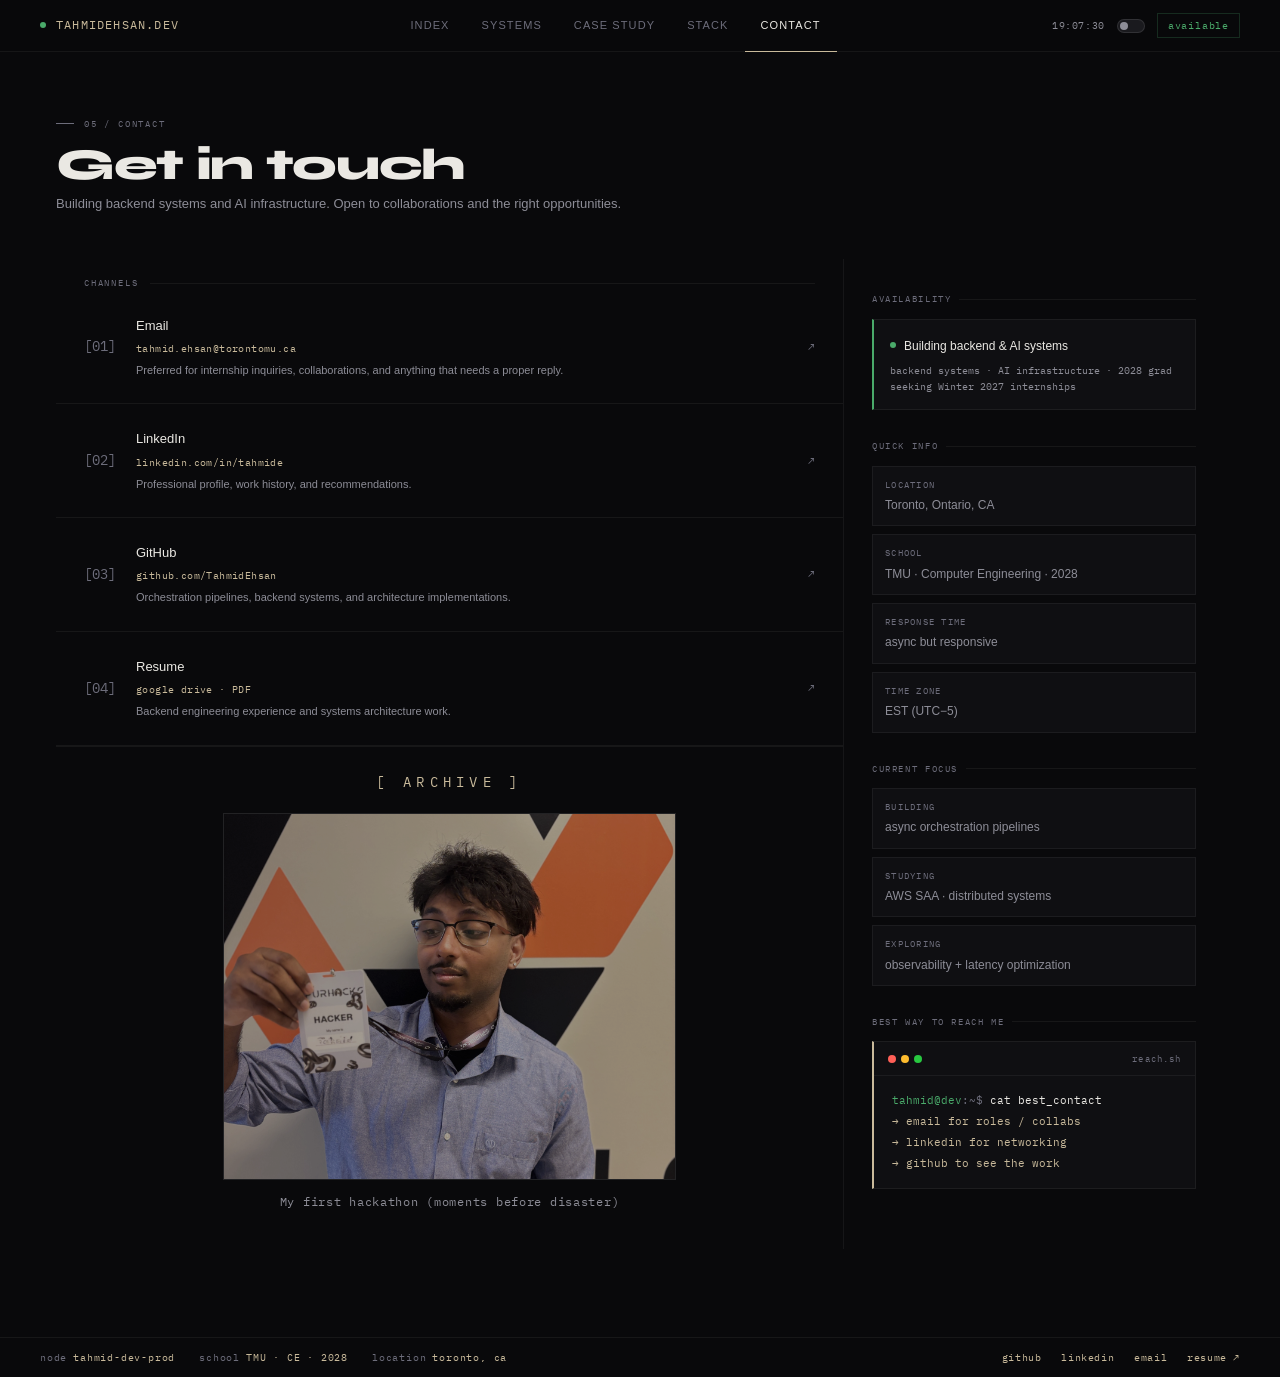
<file: contact.html>
<!DOCTYPE html>
<html lang="en">
<head>
<meta charset="UTF-8">
<meta name="viewport" content="width=device-width, initial-scale=1.0">
<title>Contact @ tahmidehsan.dev</title>
<link rel="icon" type="image/png" href="favicon.png?v=3">
<link rel="stylesheet" href="style.css">
<style>
.page-inner { padding: 64px 56px 40px; }
.page-title { font-family: var(--display); font-size: 44px; font-weight: 800; letter-spacing: -.03em; line-height: 1; margin-bottom: 6px; }
.page-sub { font-size: 13px; color: var(--text-2); margin-top: 6px; max-width: 740px; }

.contact-layout { display: grid; grid-template-columns: 1fr 380px; gap: 1px; background: var(--border); margin-bottom: 48px; }
.contact-main { background: var(--bg); padding: 0; }
.contact-aside { background: var(--bg); padding: 32px 28px; }

/* Channel cards */
.channel-list { display: flex; flex-direction: column; }
.channel-item {
  display: flex; align-items: center; gap: 20px;
  padding: 24px 28px; border-bottom: 0.5px solid var(--border);
  text-decoration: none;
  transition: background .15s;
}
.channel-item:last-child { border-bottom: none; }
.channel-item:hover { background: var(--bg-raised); }
.channel-icon {
  font-family: var(--mono); font-size: 14px; color: var(--text-3);
  width: 32px; flex-shrink: 0;
}
.channel-body { flex: 1; }
.channel-name { font-size: 13px; color: var(--text); font-weight: 500; margin-bottom: 3px; }
.channel-handle { font-family: var(--mono); font-size: 10px; color: var(--accent); letter-spacing: .04em; }
.channel-desc { font-size: 11px; color: var(--text-2); margin-top: 4px; }
.channel-arrow { font-family: var(--mono); font-size: 11px; color: var(--text-3); }
.channel-item:hover .channel-arrow { color: var(--accent); }

/* Aside */
.aside-section { margin-bottom: 28px; }
.aside-label { font-family: var(--mono); font-size: 9px; color: var(--text-3); letter-spacing: .18em; text-transform: uppercase; margin-bottom: 12px; display: flex; align-items: center; gap: 8px; }
.aside-label::after { content:''; flex:1; height:.5px; background:var(--border); }

.status-block {
  background: var(--bg-raised); border: 0.5px solid var(--border);
  border-left: 2px solid var(--green);
  padding: 14px 16px; margin-bottom: 12px;
}
.status-dot { display: inline-block; width: 6px; height: 6px; border-radius: 50%; background: var(--green); margin-right: 8px; vertical-align: 2px; }
.status-text { font-size: 12px; color: var(--text); }
.status-sub { font-family: var(--mono); font-size: 10px; color: var(--text-2); margin-top: 6px; line-height: 1.6; }

.info-rows { display: flex; flex-direction: column; gap: 8px; }
.info-row { padding: 10px 12px; background: var(--bg-raised); border: 0.5px solid var(--border); }
.info-row-label { font-family: var(--mono); font-size: 9px; color: var(--text-3); letter-spacing: .14em; text-transform: uppercase; margin-bottom: 3px; }
.info-row-val { font-size: 12px; color: var(--text-2); }

/* Terminal block */
.terminal {
  background: var(--bg-raised); border: 0.5px solid var(--border);
  border-left: 2px solid var(--accent); font-family: var(--mono);
  margin-bottom: 16px;
}
.term-header {
  display: flex; align-items: center; gap: 5px;
  padding: 9px 14px; border-bottom: 0.5px solid var(--border);
}
.t-dot { width: 8px; height: 8px; border-radius: 50%; }
.term-title { font-size: 9px; color: var(--text-3); letter-spacing: .12em; margin-left: auto; }
.term-body { padding: 14px 18px; }
.tl { font-family: var(--mono); font-size: 11px; line-height: 1.9; }
.tl .p { color: var(--green); }
.tl .dim { color: var(--text-3); }
.tl .n { color: var(--accent); }

.archive-card {
  border-top: 0.5px solid var(--border);
  padding: 24px 28px 16px;
  background: var(--bg);
  display: flex; flex-direction: column; align-items: center; text-align: center;
}
.archive-card-label {
  font-family: var(--mono); font-size: 14px; color: var(--accent);
  letter-spacing: .38em; text-transform: uppercase;
  margin-bottom: 18px;
}
.archive-card-img-wrap {
  position: relative; display: block;
  width: 62%; overflow: hidden;
  border: 0.5px solid var(--border-md);
}
.archive-card-img-wrap img {
  display: block; width: 100%;
  filter: brightness(0.78);
}
.archive-card-img-wrap::after {
  content: ''; position: absolute; inset: 0;
  background: rgba(9,9,11,0.18);
  pointer-events: none;
}
.archive-card-caption {
  font-family: var(--mono); font-size: 12px; color: var(--text-2);
  letter-spacing: .06em; margin-top: 12px;
}

/* ── Responsive ── */
@media (max-width: 900px) {
  .page-inner { padding: 40px 28px 60px; }
  .contact-layout { grid-template-columns: 1fr; }
  .contact-aside { border-left: none; border-top: 0.5px solid var(--border); padding: 28px 28px; }
  .channel-item { padding: 20px 22px; }
}
@media (max-width: 640px) {
  .page-inner { padding: 28px 16px 48px; }
  .page-title { font-size: 32px; }
  .channel-item { padding: 16px; gap: 14px; }
  .channel-handle { font-size: 9px; word-break: break-all; }
  .contact-aside { padding: 24px 16px; }
}
</style>
</head>
<body>
<div class="page-wrap">
<div class="page-inner">

  <div class="fu fu-1" style="margin-bottom:44px">
    <div class="eyebrow">05 / contact</div>
    <div class="page-title">Get in touch</div>
    <div class="page-sub">Building backend systems and AI infrastructure. Open to collaborations and the right opportunities.</div>
  </div>

  <div class="contact-layout fu fu-2">
    <div class="contact-main">
      <div class="section-label" style="padding:16px 28px 0;margin-bottom:0">channels</div>
      <div class="channel-list">

        <a class="channel-item" href="mailto:tahmid.ehsan@torontomu.ca">
          <div class="channel-icon">[01]</div>
          <div class="channel-body">
            <div class="channel-name">Email</div>
            <div class="channel-handle">tahmid.ehsan@torontomu.ca</div>
            <div class="channel-desc">Preferred for internship inquiries, collaborations, and anything that needs a proper reply.</div>
          </div>
          <div class="channel-arrow">↗</div>
        </a>

        <a class="channel-item" href="https://linkedin.com/in/tahmide" target="_blank">
          <div class="channel-icon">[02]</div>
          <div class="channel-body">
            <div class="channel-name">LinkedIn</div>
            <div class="channel-handle">linkedin.com/in/tahmide</div>
            <div class="channel-desc">Professional profile, work history, and recommendations.</div>
          </div>
          <div class="channel-arrow">↗</div>
        </a>

        <a class="channel-item" href="https://github.com/TahmidEhsan" target="_blank">
          <div class="channel-icon">[03]</div>
          <div class="channel-body">
            <div class="channel-name">GitHub</div>
            <div class="channel-handle">github.com/TahmidEhsan</div>
            <div class="channel-desc">Orchestration pipelines, backend systems, and architecture implementations.</div>
          </div>
          <div class="channel-arrow">↗</div>
        </a>

        <a class="channel-item" href="https://drive.google.com/file/d/1j98sdXW3JyAcdcmIbRamVIgQ8zg6p-9t/view?usp=sharing" target="_blank">
          <div class="channel-icon">[04]</div>
          <div class="channel-body">
            <div class="channel-name">Resume</div>
            <div class="channel-handle">google drive · PDF</div>
            <div class="channel-desc">Backend engineering experience and systems architecture work.</div>
          </div>
          <div class="channel-arrow">↗</div>
        </a>

        <div class="archive-card">
          <div class="archive-card-label">[ archive ]</div>
          <div class="archive-card-img-wrap">
            <img src="hackathonPic.jpg" alt="My first hackathon">
          </div>
          <div class="archive-card-caption">My first hackathon (moments before disaster)</div>
        </div>

      </div>
    </div>

    <div class="contact-aside">
      <div class="aside-section">
        <div class="aside-label">availability</div>
        <div class="status-block">
          <div><span class="status-dot"></span><span class="status-text">Building backend &amp; AI systems</span></div>
          <div class="status-sub">
            backend systems · AI infrastructure · 2028 grad<br>
            seeking Winter 2027 internships
          </div>
        </div>
      </div>

      <div class="aside-section">
        <div class="aside-label">quick info</div>
        <div class="info-rows">
          <div class="info-row">
            <div class="info-row-label">location</div>
            <div class="info-row-val">Toronto, Ontario, CA</div>
          </div>
          <div class="info-row">
            <div class="info-row-label">school</div>
            <div class="info-row-val">TMU · Computer Engineering · 2028</div>
          </div>
          <div class="info-row">
            <div class="info-row-label">response time</div>
            <div class="info-row-val">async but responsive</div>
          </div>
          <div class="info-row">
            <div class="info-row-label">time zone</div>
            <div class="info-row-val">EST (UTC−5)</div>
          </div>
        </div>
      </div>

      <div class="aside-section">
        <div class="aside-label">current focus</div>
        <div class="info-rows">
          <div class="info-row">
            <div class="info-row-label">building</div>
            <div class="info-row-val">async orchestration pipelines</div>
          </div>
          <div class="info-row">
            <div class="info-row-label">studying</div>
            <div class="info-row-val">AWS SAA · distributed systems</div>
          </div>
          <div class="info-row">
            <div class="info-row-label">exploring</div>
            <div class="info-row-val">observability + latency optimization</div>
          </div>
        </div>
      </div>

      <div class="aside-section">
        <div class="aside-label">best way to reach me</div>
        <div class="terminal">
          <div class="term-header">
            <div class="t-dot" style="background:#ff5f57"></div>
            <div class="t-dot" style="background:#febc2e"></div>
            <div class="t-dot" style="background:#28c840"></div>
            <div class="term-title">reach.sh</div>
          </div>
          <div class="term-body">
            <div class="tl"><span class="p">tahmid@dev</span><span class="dim">:~$ </span>cat best_contact</div>
            <div class="tl"><span class="n">→ email for roles / collabs</span></div>
            <div class="tl"><span class="n">→ linkedin for networking</span></div>
            <div class="tl"><span class="n">→ github to see the work</span></div>
          </div>
        </div>
      </div>
    </div>
  </div>

</div>
</div>
<script src="nav.js"></script>
</body>
</html>
</file>
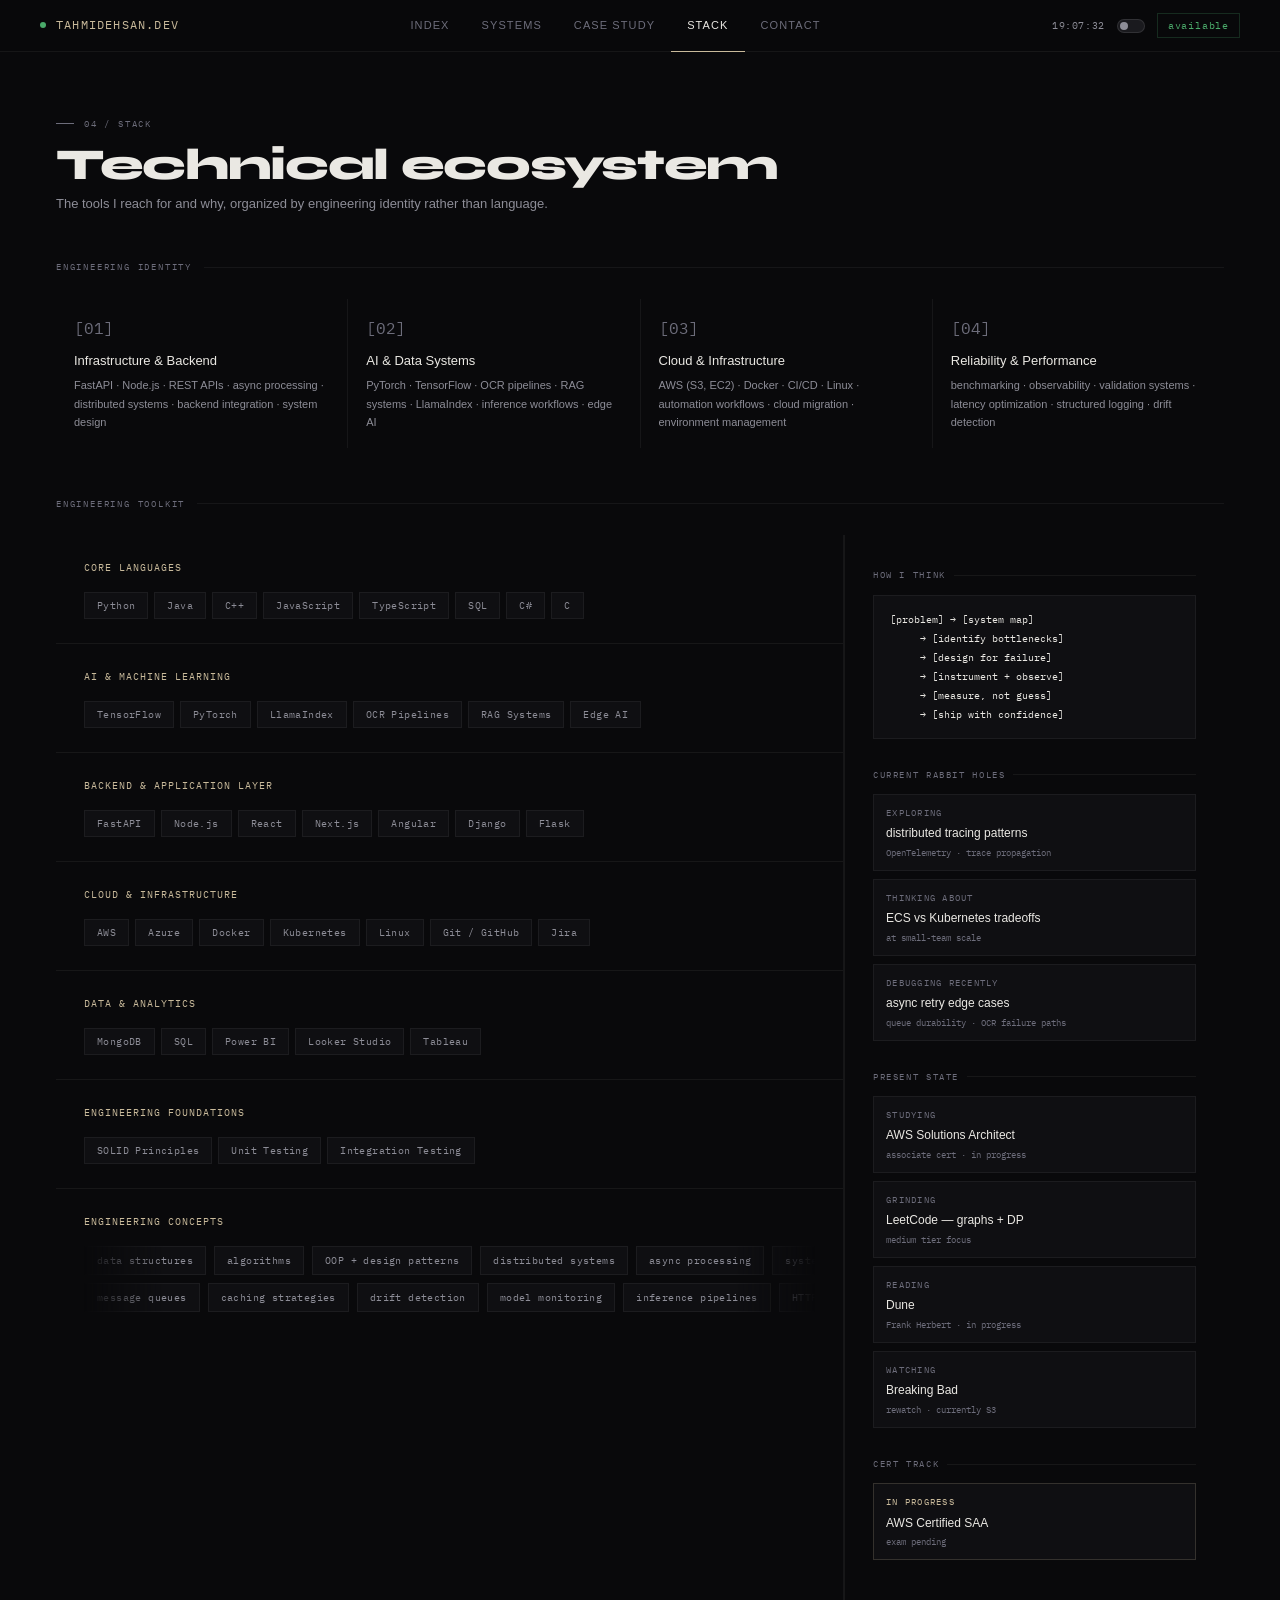
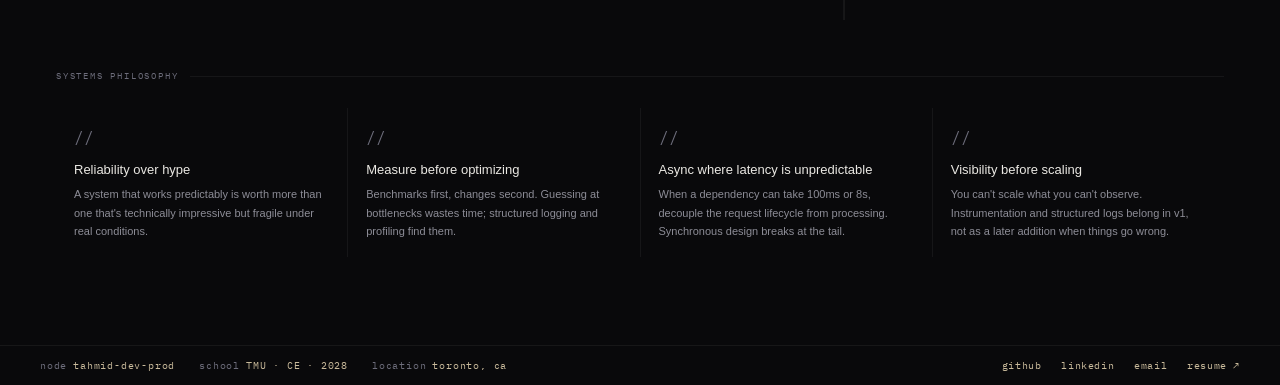
<file: stack.html>
<!DOCTYPE html>
<html lang="en">
<head>
<meta charset="UTF-8">
<meta name="viewport" content="width=device-width, initial-scale=1.0">
<title>Stack @ tahmidehsan.dev</title>
<link rel="icon" type="image/png" href="favicon.png?v=3">
<link rel="stylesheet" href="style.css">
<style>
.page-inner { padding: 64px 56px 40px; }
.page-title { font-family: var(--display); font-size: 44px; font-weight: 800; letter-spacing: -.03em; line-height: 1; margin-bottom: 6px; }
.page-sub { font-size: 13px; color: var(--text-2); margin-top: 6px; max-width: 640px; }

/* Two-column layout */
.stack-layout { display: grid; grid-template-columns: 1fr 380px; gap: 1px; background: var(--border); margin-bottom: 48px; }
.stack-main { background: var(--bg); padding: 0; min-width: 0; overflow: hidden; }
.stack-aside { background: var(--bg); padding: 32px 28px; border-left: 0.5px solid var(--border); }

/* Skill categories */
.skill-cat { border-bottom: 0.5px solid var(--border); padding: 24px 28px; }
.skill-cat:last-child { border-bottom: none; }
.skill-cat-name { font-family: var(--mono); font-size: 10px; color: var(--accent); letter-spacing: .1em; text-transform: uppercase; margin-bottom: 16px; }
.skill-cat-chips { display: flex; flex-wrap: wrap; gap: 6px; }
.skill-chip {
  font-family: var(--mono); font-size: 10px; letter-spacing: .04em;
  padding: 4px 12px; background: var(--bg-raised);
  border: 0.5px solid var(--border); color: var(--text-2);
}

/* Aside */
.aside-section { margin-bottom: 28px; }
.aside-label { font-family: var(--mono); font-size: 9px; color: var(--text-3); letter-spacing: .18em; text-transform: uppercase; margin-bottom: 12px; display: flex; align-items: center; gap: 8px; }
.aside-label::after { content:''; flex:1; height:.5px; background:var(--border); }

.arch-diagram {
  background: var(--bg-raised); border: 0.5px solid var(--border);
  padding: 14px 16px; font-family: var(--mono); font-size: 10px;
  line-height: 1.9; margin-bottom: 16px;
}
.now-items { display: flex; flex-direction: column; gap: 8px; }
.now-item { padding: 10px 12px; background: var(--bg-raised); border: 0.5px solid var(--border); }
.now-item-label { font-family: var(--mono); font-size: 9px; color: var(--text-3); letter-spacing: .14em; text-transform: uppercase; margin-bottom: 3px; }
.now-item-main { font-size: 12px; color: var(--text); }
.now-item-sub { font-family: var(--mono); font-size: 9px; color: var(--text-3); margin-top: 1px; }

/* Themes grid */
.theme-grid { display: grid; grid-template-columns: 1fr 1fr 1fr 1fr; gap: 1px; background: var(--border); margin-bottom: 48px; }
.theme-cell { background: var(--bg); padding: 16px 18px; }
.theme-cell-icon { font-family: var(--mono); font-size: 16px; color: var(--text-3); margin-bottom: 8px; }
.theme-cell-title { font-size: 13px; color: var(--text); font-weight: 500; margin-bottom: 4px; }
.theme-cell-items { font-size: 11px; color: var(--text-2); line-height: 1.7; }

/* Concepts */
.concepts-wrap { display: flex; flex-wrap: wrap; gap: 6px; }
.concept-pill {
  font-family: var(--mono); font-size: 10px; letter-spacing: .04em;
  padding: 5px 12px; background: var(--bg-raised);
  border: 0.5px solid var(--border); color: var(--text-2);
  transition: border-color .15s, color .15s;
  white-space: nowrap; flex-shrink: 0;
}
.concept-pill:hover { border-color: var(--accent); color: var(--accent); }

.conveyor-track {
  overflow: hidden;
  margin-bottom: 16px;
  -webkit-mask-image: linear-gradient(to right, transparent, black 80px, black calc(100% - 80px), transparent);
  mask-image: linear-gradient(to right, transparent, black 80px, black calc(100% - 80px), transparent);
}
.conveyor-belt {
  display: flex;
  gap: 8px;
  width: max-content;
  animation: conveyor 32s linear infinite;
}
.conveyor-belt:hover { animation-play-state: paused; }
@keyframes conveyor {
  0%   { transform: translateX(0); }
  100% { transform: translateX(-50%); }
}
@keyframes conveyor-right {
  0%   { transform: translateX(-50%); }
  100% { transform: translateX(0); }
}
.conveyor-belt-right { animation: conveyor-right 32s linear infinite; }
.conveyor-belt-right:hover { animation-play-state: paused; }

/* ── Responsive ── */
@media (max-width: 900px) {
  .page-inner { padding: 40px 28px 60px; }
  .stack-layout { grid-template-columns: 1fr; }
  .stack-aside { border-left: none; border-top: 0.5px solid var(--border); padding: 28px 28px; }
  .theme-grid { grid-template-columns: 1fr 1fr; }
  .conveyor-track {
    -webkit-mask-image: linear-gradient(to right, transparent, black 50px, black calc(100% - 50px), transparent);
    mask-image: linear-gradient(to right, transparent, black 50px, black calc(100% - 50px), transparent);
  }
}
@media (max-width: 640px) {
  .page-inner { padding: 28px 16px 48px; }
  .page-title { font-size: 32px; }
  .theme-grid { grid-template-columns: 1fr 1fr; }
  .skill-cat { padding: 18px 16px; }
  .stack-aside { padding: 24px 16px; }
  .conveyor-track {
    -webkit-mask-image: linear-gradient(to right, transparent, black 32px, black calc(100% - 32px), transparent);
    mask-image: linear-gradient(to right, transparent, black 32px, black calc(100% - 32px), transparent);
  }
}
</style>
</head>
<body>
<div class="page-wrap">
<div class="page-inner">

  <div class="fu fu-1" style="margin-bottom:44px">
    <div class="eyebrow">04 / stack</div>
    <div class="page-title">Technical ecosystem</div>
    <div class="page-sub">The tools I reach for and why, organized by engineering identity rather than language.</div>
  </div>

  <!-- Theme categories -->
  <div class="section-label fu fu-2">engineering identity</div>
  <div class="theme-grid fu fu-2">
    <div class="theme-cell">
      <div class="theme-cell-icon">[01]</div>
      <div class="theme-cell-title">Infrastructure &amp; Backend</div>
      <div class="theme-cell-items">FastAPI · Node.js · REST APIs · async processing · distributed systems · backend integration · system design</div>
    </div>
    <div class="theme-cell">
      <div class="theme-cell-icon">[02]</div>
      <div class="theme-cell-title">AI &amp; Data Systems</div>
      <div class="theme-cell-items">PyTorch · TensorFlow · OCR pipelines · RAG systems · LlamaIndex · inference workflows · edge AI</div>
    </div>
    <div class="theme-cell">
      <div class="theme-cell-icon">[03]</div>
      <div class="theme-cell-title">Cloud &amp; Infrastructure</div>
      <div class="theme-cell-items">AWS (S3, EC2) · Docker · CI/CD · Linux · automation workflows · cloud migration · environment management</div>
    </div>
    <div class="theme-cell">
      <div class="theme-cell-icon">[04]</div>
      <div class="theme-cell-title">Reliability &amp; Performance</div>
      <div class="theme-cell-items">benchmarking · observability · validation systems · latency optimization · structured logging · drift detection</div>
    </div>
  </div>

  <!-- Main proficiency + aside -->
  <div class="section-label fu fu-2">engineering toolkit</div>
  <div class="stack-layout fu fu-3">
    <div class="stack-main">

      <div class="skill-cat">
        <div class="skill-cat-name">core languages</div>
        <div class="skill-cat-chips">
          <span class="skill-chip">Python</span>
          <span class="skill-chip">Java</span>
          <span class="skill-chip">C++</span>
          <span class="skill-chip">JavaScript</span>
          <span class="skill-chip">TypeScript</span>
          <span class="skill-chip">SQL</span>
          <span class="skill-chip">C#</span>
          <span class="skill-chip">C</span>
        </div>
      </div>

      <div class="skill-cat">
        <div class="skill-cat-name">ai &amp; machine learning</div>
        <div class="skill-cat-chips">
          <span class="skill-chip">TensorFlow</span>
          <span class="skill-chip">PyTorch</span>
          <span class="skill-chip">LlamaIndex</span>
          <span class="skill-chip">OCR Pipelines</span>
          <span class="skill-chip">RAG Systems</span>
          <span class="skill-chip">Edge AI</span>
        </div>
      </div>

      <div class="skill-cat">
        <div class="skill-cat-name">backend &amp; application layer</div>
        <div class="skill-cat-chips">
          <span class="skill-chip">FastAPI</span>
          <span class="skill-chip">Node.js</span>
          <span class="skill-chip">React</span>
          <span class="skill-chip">Next.js</span>
          <span class="skill-chip">Angular</span>
          <span class="skill-chip">Django</span>
          <span class="skill-chip">Flask</span>
        </div>
      </div>

      <div class="skill-cat">
        <div class="skill-cat-name">cloud &amp; infrastructure</div>
        <div class="skill-cat-chips">
          <span class="skill-chip">AWS</span>
          <span class="skill-chip">Azure</span>
          <span class="skill-chip">Docker</span>
          <span class="skill-chip">Kubernetes</span>
          <span class="skill-chip">Linux</span>
          <span class="skill-chip">Git / GitHub</span>
          <span class="skill-chip">Jira</span>
        </div>
      </div>

      <div class="skill-cat">
        <div class="skill-cat-name">data &amp; analytics</div>
        <div class="skill-cat-chips">
          <span class="skill-chip">MongoDB</span>
          <span class="skill-chip">SQL</span>
          <span class="skill-chip">Power BI</span>
          <span class="skill-chip">Looker Studio</span>
          <span class="skill-chip">Tableau</span>
        </div>
      </div>

      <div class="skill-cat">
        <div class="skill-cat-name">engineering foundations</div>
        <div class="skill-cat-chips">
          <span class="skill-chip">SOLID Principles</span>
          <span class="skill-chip">Unit Testing</span>
          <span class="skill-chip">Integration Testing</span>
        </div>
      </div>

      <div class="skill-cat" style="border-bottom:none; padding-bottom:0;">
        <div class="skill-cat-name">engineering concepts</div>
        <div class="conveyor-track" style="margin-bottom:8px;">
          <div class="conveyor-belt">
            <span class="concept-pill">data structures</span>
            <span class="concept-pill">algorithms</span>
            <span class="concept-pill">OOP + design patterns</span>
            <span class="concept-pill">distributed systems</span>
            <span class="concept-pill">async processing</span>
            <span class="concept-pill">system design</span>
            <span class="concept-pill">latency optimization</span>
            <span class="concept-pill">observability</span>
            <span class="concept-pill">REST API design</span>
            <span class="concept-pill">ETL / ELT workflows</span>
            <!-- duplicate for seamless loop -->
            <span class="concept-pill">data structures</span>
            <span class="concept-pill">algorithms</span>
            <span class="concept-pill">OOP + design patterns</span>
            <span class="concept-pill">distributed systems</span>
            <span class="concept-pill">async processing</span>
            <span class="concept-pill">system design</span>
            <span class="concept-pill">latency optimization</span>
            <span class="concept-pill">observability</span>
            <span class="concept-pill">REST API design</span>
            <span class="concept-pill">ETL / ELT workflows</span>
          </div>
        </div>
        <div class="conveyor-track" style="margin-bottom:0;">
          <div class="conveyor-belt conveyor-belt-right">
            <span class="concept-pill">message queues</span>
            <span class="concept-pill">caching strategies</span>
            <span class="concept-pill">drift detection</span>
            <span class="concept-pill">model monitoring</span>
            <span class="concept-pill">inference pipelines</span>
            <span class="concept-pill">HTTP · DNS · TLS</span>
            <span class="concept-pill">API authentication</span>
            <span class="concept-pill">CI/CD pipelines</span>
            <span class="concept-pill">Agile / SDLC</span>
            <span class="concept-pill">reliability engineering</span>
            <!-- duplicate for seamless loop -->
            <span class="concept-pill">message queues</span>
            <span class="concept-pill">caching strategies</span>
            <span class="concept-pill">drift detection</span>
            <span class="concept-pill">model monitoring</span>
            <span class="concept-pill">inference pipelines</span>
            <span class="concept-pill">HTTP · DNS · TLS</span>
            <span class="concept-pill">API authentication</span>
            <span class="concept-pill">CI/CD pipelines</span>
            <span class="concept-pill">Agile / SDLC</span>
            <span class="concept-pill">reliability engineering</span>
          </div>
        </div>
      </div>

    </div>

    <div class="stack-aside">
      <div class="aside-section">
        <div class="aside-label">how i think</div>
        <div class="arch-diagram">
          [problem] → [system map]<br>
          &nbsp;&nbsp;&nbsp;&nbsp;&nbsp;→ [identify bottlenecks]<br>
          &nbsp;&nbsp;&nbsp;&nbsp;&nbsp;→ [design for failure]<br>
          &nbsp;&nbsp;&nbsp;&nbsp;&nbsp;→ [instrument + observe]<br>
          &nbsp;&nbsp;&nbsp;&nbsp;&nbsp;→ [measure, not guess]<br>
          &nbsp;&nbsp;&nbsp;&nbsp;&nbsp;→ [ship with confidence]
        </div>
      </div>

      <div class="aside-section">
        <div class="aside-label">current rabbit holes</div>
        <div class="now-items">
          <div class="now-item">
            <div class="now-item-label">exploring</div>
            <div class="now-item-main">distributed tracing patterns</div>
            <div class="now-item-sub">OpenTelemetry · trace propagation</div>
          </div>
          <div class="now-item">
            <div class="now-item-label">thinking about</div>
            <div class="now-item-main">ECS vs Kubernetes tradeoffs</div>
            <div class="now-item-sub">at small-team scale</div>
          </div>
          <div class="now-item">
            <div class="now-item-label">debugging recently</div>
            <div class="now-item-main">async retry edge cases</div>
            <div class="now-item-sub">queue durability · OCR failure paths</div>
          </div>
        </div>
      </div>

      <div class="aside-section">
        <div class="aside-label">present state</div>
        <div class="now-items">
          <div class="now-item">
            <div class="now-item-label">studying</div>
            <div class="now-item-main">AWS Solutions Architect</div>
            <div class="now-item-sub">associate cert · in progress</div>
          </div>
          <div class="now-item">
            <div class="now-item-label">grinding</div>
            <div class="now-item-main">LeetCode — graphs + DP</div>
            <div class="now-item-sub">medium tier focus</div>
          </div>
          <div class="now-item">
            <div class="now-item-label">reading</div>
            <div class="now-item-main">Dune</div>
            <div class="now-item-sub">Frank Herbert · in progress</div>
          </div>
          <div class="now-item">
            <div class="now-item-label">watching</div>
            <div class="now-item-main">Breaking Bad</div>
            <div class="now-item-sub">rewatch · currently S3</div>
          </div>
        </div>
      </div>

      <div class="aside-section">
        <div class="aside-label">cert track</div>
        <div class="now-items">
          <div class="now-item" style="border-color:rgba(201,186,155,.2)">
            <div class="now-item-label" style="color:var(--accent)">in progress</div>
            <div class="now-item-main">AWS Certified SAA</div>
            <div class="now-item-sub">exam pending</div>
          </div>
        </div>
      </div>
    </div>
  </div>

  <!-- Systems Philosophy -->
  <div class="section-label fu fu-5">systems philosophy</div>
  <div class="theme-grid fu fu-5" style="margin-bottom:48px">
    <div class="theme-cell">
      <div class="theme-cell-icon">//</div>
      <div class="theme-cell-title">Reliability over hype</div>
      <div class="theme-cell-items">A system that works predictably is worth more than one that's technically impressive but fragile under real conditions.</div>
    </div>
    <div class="theme-cell">
      <div class="theme-cell-icon">//</div>
      <div class="theme-cell-title">Measure before optimizing</div>
      <div class="theme-cell-items">Benchmarks first, changes second. Guessing at bottlenecks wastes time; structured logging and profiling find them.</div>
    </div>
    <div class="theme-cell">
      <div class="theme-cell-icon">//</div>
      <div class="theme-cell-title">Async where latency is unpredictable</div>
      <div class="theme-cell-items">When a dependency can take 100ms or 8s, decouple the request lifecycle from processing. Synchronous design breaks at the tail.</div>
    </div>
    <div class="theme-cell">
      <div class="theme-cell-icon">//</div>
      <div class="theme-cell-title">Visibility before scaling</div>
      <div class="theme-cell-items">You can't scale what you can't observe. Instrumentation and structured logs belong in v1, not as a later addition when things go wrong.</div>
    </div>
  </div>


</div>
</div>
<script src="nav.js"></script>
</body>
</html>
</file>
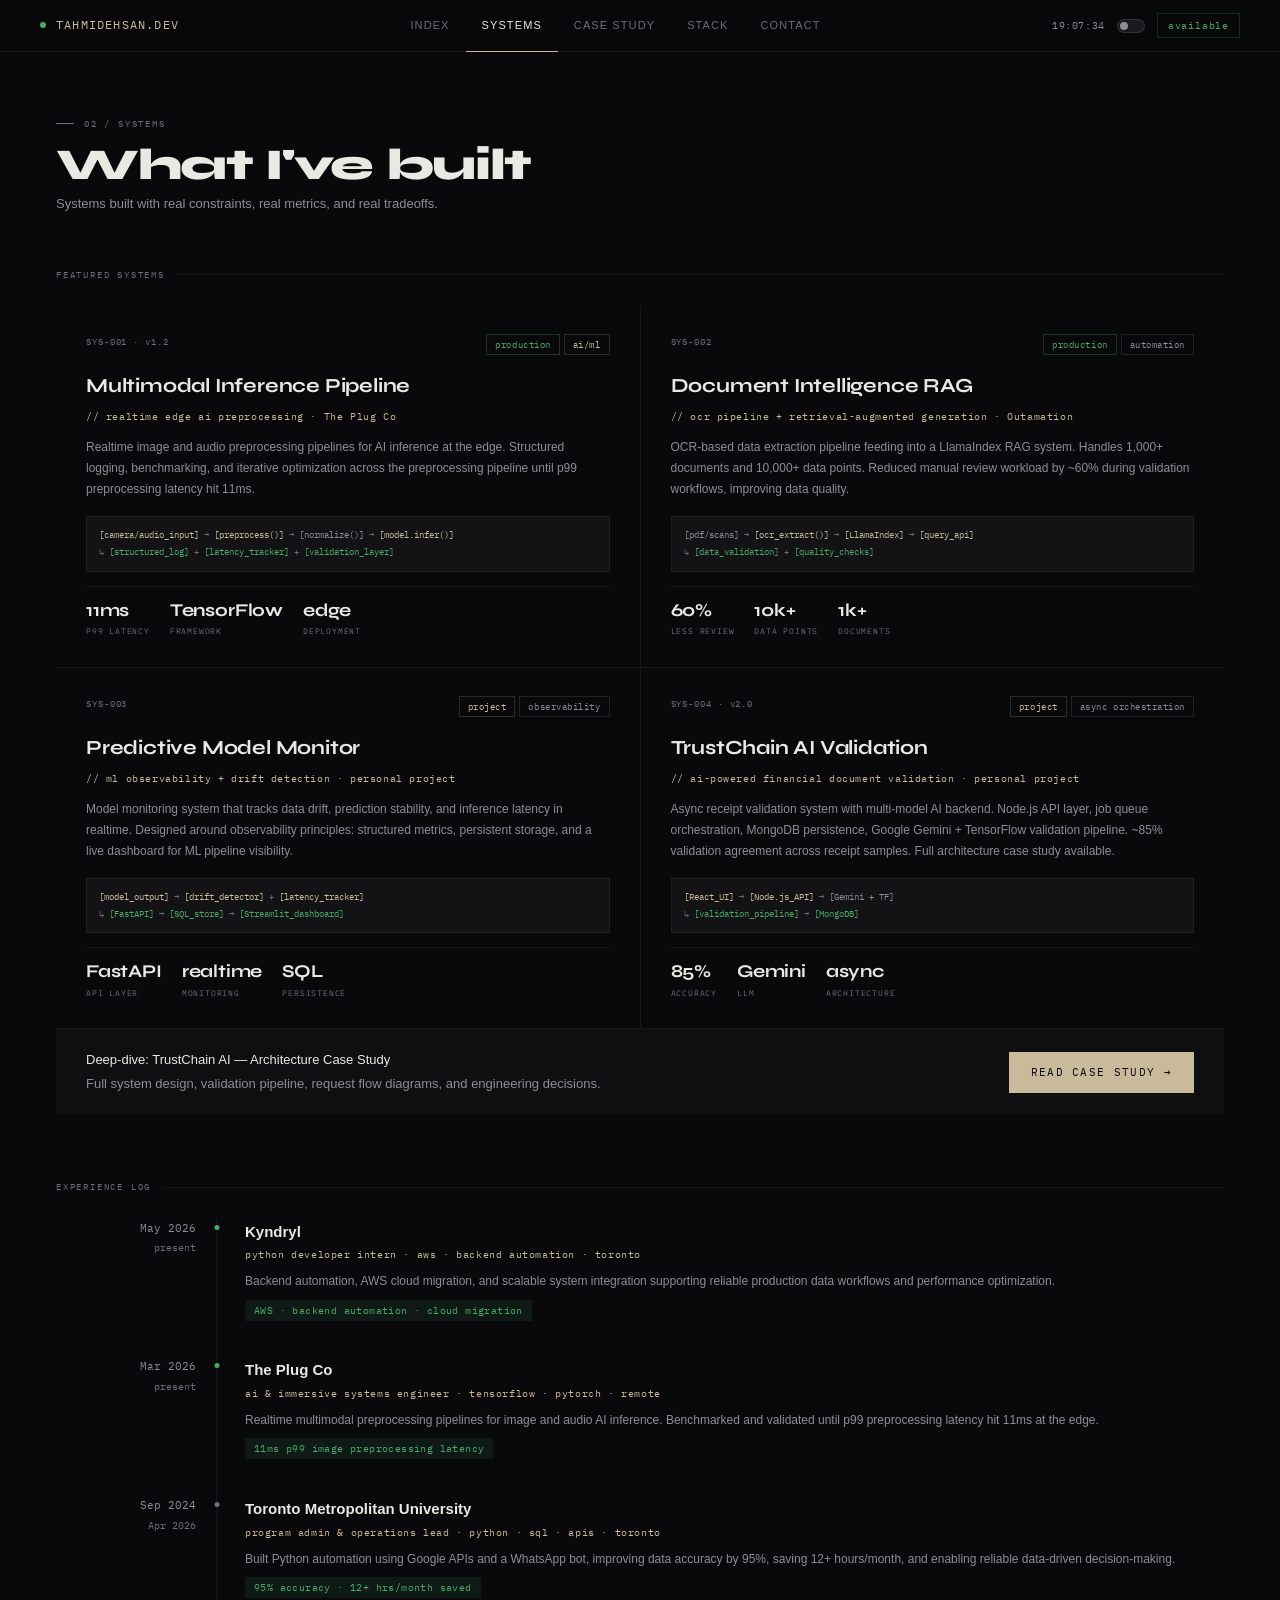
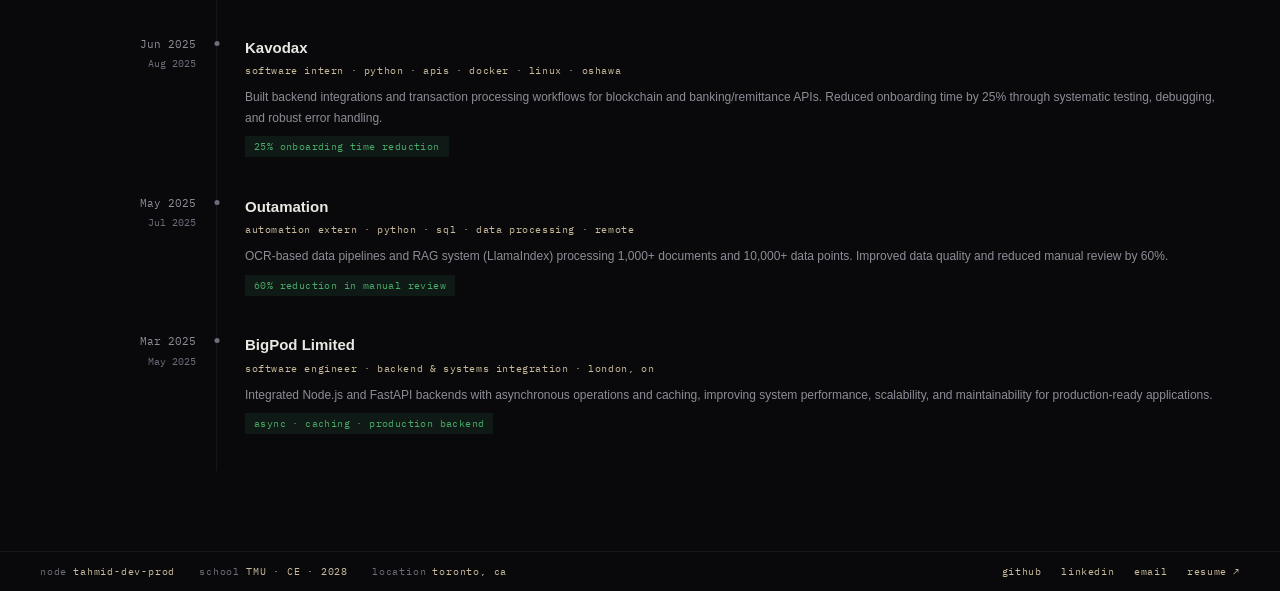
<file: systems.html>
<!DOCTYPE html>
<html lang="en">
<head>
<meta charset="UTF-8">
<meta name="viewport" content="width=device-width, initial-scale=1.0">
<title>Systems @ tahmidehsan.dev</title>
<link rel="icon" type="image/png" href="favicon.png?v=3">
<link rel="stylesheet" href="style.css">
<style>
.page-inner { padding: 64px 56px 80px; }
.page-hdr { margin-bottom: 52px; display: flex; align-items: flex-end; justify-content: space-between; flex-wrap: wrap; gap: 20px; }
.page-title { font-family: var(--display); font-size: 44px; font-weight: 800; letter-spacing: -.03em; line-height: 1; margin-bottom: 6px; }
.page-sub { font-size: 13px; color: var(--text-2); line-height: 1.65; max-width: 420px; }

/* Project grid */
.proj-grid { display: grid; grid-template-columns: 1fr 1fr; gap: 1px; background: var(--border); margin-bottom: 64px; }
.proj-card {
  background: var(--bg); padding: 28px 30px;
  transition: background .2s; cursor: pointer;
}
.proj-card:hover { background: var(--bg-raised); }
.proj-head { display: flex; justify-content: space-between; align-items: flex-start; margin-bottom: 14px; }
.proj-id { font-family: var(--mono); font-size: 9px; color: var(--text-3); letter-spacing: .1em; }
.proj-tags { display: flex; gap: 4px; }
.proj-name { font-family: var(--display); font-size: 20px; font-weight: 700; letter-spacing: -.01em; margin-bottom: 5px; }
.proj-type { font-family: var(--mono); font-size: 10px; color: var(--accent); letter-spacing: .06em; margin-bottom: 12px; }
.proj-desc { font-size: 12px; color: var(--text-2); line-height: 1.75; margin-bottom: 16px; }
.proj-arch {
  background: var(--bg-panel); border: 0.5px solid var(--border);
  padding: 10px 12px; font-family: var(--mono); font-size: 9px;
  color: var(--text-2); line-height: 1.85; margin-bottom: 14px;
}
.proj-arch .hl { color: var(--accent); }
.proj-arch .ok { color: var(--green); }
.proj-arch .arr { color: var(--text-3); }
.proj-metrics { display: flex; gap: 20px; padding-top: 12px; border-top: 0.5px solid var(--border); }
.pm-val { font-family: var(--display); font-size: 18px; font-weight: 700; letter-spacing: -.01em; color: var(--text); line-height: 1.3; padding-bottom: 2px; }
.pm-label { font-family: var(--mono); font-size: 8px; color: var(--text-3); letter-spacing: .1em; text-transform: uppercase; margin-top: 1px; }

.case-cta {
  grid-column: 1 / -1; background: var(--bg-raised);
  padding: 20px 30px; display: flex; align-items: center; justify-content: space-between;
}
.case-cta-text { font-size: 13px; color: var(--text-2); }
.case-cta-text strong { color: var(--text); font-weight: 500; display: block; margin-bottom: 2px; }

/* Timeline */
.timeline { display: grid; grid-template-columns: 160px 1px 1fr; }
.tl-date { padding: 0 20px 36px 0; text-align: right; }
.tl-date-m { font-family: var(--mono); font-size: 11px; color: var(--text-2); }
.tl-date-s { font-family: var(--mono); font-size: 10px; color: var(--text-3); margin-top: 2px; }
.tl-spine { background: var(--border); position: relative; }
.tl-spine::before {
  content:''; position:absolute; top:6px; left:50%; transform:translateX(-50%);
  width:5px; height:5px; border-radius:50%; background:var(--text-3);
}
.tl-spine.live::before { background:var(--green); }
.tl-body { padding: 0 0 36px 28px; }
.tl-org { font-size: 15px; font-weight: 600; color: var(--text); margin-bottom: 2px; }
.tl-role { font-family: var(--mono); font-size: 10px; color: var(--accent); letter-spacing: .06em; margin-bottom: 8px; }
.tl-desc { font-size: 12px; color: var(--text-2); line-height: 1.7; }
.tl-metric {
  display: inline-block; font-family: var(--mono); font-size: 10px;
  color: var(--green); background: var(--green-dim);
  padding: 2px 9px; margin-top: 8px; letter-spacing: .04em;
}

/* ── Responsive ── */
@media (max-width: 900px) {
  .page-inner { padding: 40px 28px 60px; }
  .proj-grid { grid-template-columns: 1fr; }
  .case-cta { flex-direction: column; gap: 14px; align-items: flex-start; }
  .page-hdr { margin-bottom: 36px; }
  .timeline { grid-template-columns: 110px 1px 1fr; }
}
@media (max-width: 640px) {
  .page-inner { padding: 28px 16px 48px; }
  .page-title { font-size: 32px; }
  .proj-card { padding: 20px 18px; }
  .proj-metrics { flex-wrap: wrap; gap: 12px; }
  .timeline { grid-template-columns: 72px 1px 1fr; }
  .tl-date { padding: 0 12px 28px 0; }
  .tl-date-m { font-size: 10px; }
  .tl-body { padding: 0 0 28px 14px; }
  .tl-desc { font-size: 11px; }
}
</style>
</head>
<body>
<div class="page-wrap">
<div class="page-inner">

  <div class="page-hdr fu fu-1">
    <div>
      <div class="eyebrow">02 / systems</div>
      <div class="page-title">What I've built</div>
      <div class="page-sub">Systems built with real constraints, real metrics, and real tradeoffs.</div>
    </div>
  </div>

  <!-- Project grid -->
  <div class="section-label fu fu-2">featured systems</div>
  <div class="proj-grid">

    <div class="proj-card fu fu-2">
      <div class="proj-head">
        <div class="proj-id">SYS-001 · v1.2</div>
        <div class="proj-tags">
          <span class="tag tag-green">production</span>
          <span class="tag tag-accent">ai/ml</span>
        </div>
      </div>
      <div class="proj-name">Multimodal Inference Pipeline</div>
      <div class="proj-type">// realtime edge ai preprocessing · The Plug Co</div>
      <div class="proj-desc">Realtime image and audio preprocessing pipelines for AI inference at the edge. Structured logging, benchmarking, and iterative optimization across the preprocessing pipeline until p99 preprocessing latency hit 11ms.</div>
      <div class="proj-arch">
        <span class="hl">[camera/audio_input]</span> <span class="arr">→</span>
        <span class="hl">[preprocess()]</span> <span class="arr">→</span>
        <span>[normalize()]</span> <span class="arr">→</span>
        <span class="hl">[model.infer()]</span><br>
        <span class="arr">↳ </span><span class="ok">[structured_log]</span>
        <span class="arr"> + </span><span class="ok">[latency_tracker]</span>
        <span class="arr"> + </span><span class="ok">[validation_layer]</span>
      </div>
      <div class="proj-metrics">
        <div><div class="pm-val">11ms</div><div class="pm-label">p99 latency</div></div>
        <div><div class="pm-val">TensorFlow</div><div class="pm-label">framework</div></div>
        <div><div class="pm-val">edge</div><div class="pm-label">deployment</div></div>
      </div>
    </div>

    <div class="proj-card fu fu-3">
      <div class="proj-head">
        <div class="proj-id">SYS-002</div>
        <div class="proj-tags">
          <span class="tag tag-green">production</span>
          <span class="tag">automation</span>
        </div>
      </div>
      <div class="proj-name">Document Intelligence RAG</div>
      <div class="proj-type">// ocr pipeline + retrieval-augmented generation · Outamation</div>
      <div class="proj-desc">OCR-based data extraction pipeline feeding into a LlamaIndex RAG system. Handles 1,000+ documents and 10,000+ data points. Reduced manual review workload by ~60% during validation workflows, improving data quality.</div>
      <div class="proj-arch">
        <span>[pdf/scans]</span> <span class="arr">→</span>
        <span class="hl">[ocr_extract()]</span> <span class="arr">→</span>
        <span class="hl">[LlamaIndex]</span> <span class="arr">→</span>
        <span class="hl">[query_api]</span><br>
        <span class="arr">↳ </span><span class="ok">[data_validation]</span>
        <span class="arr"> + </span><span class="ok">[quality_checks]</span>
      </div>
      <div class="proj-metrics">
        <div><div class="pm-val">60%</div><div class="pm-label">less review</div></div>
        <div><div class="pm-val">10k+</div><div class="pm-label">data points</div></div>
        <div><div class="pm-val">1k+</div><div class="pm-label">documents</div></div>
      </div>
    </div>

    <div class="proj-card fu fu-3">
      <div class="proj-head">
        <div class="proj-id">SYS-003</div>
        <div class="proj-tags">
          <span class="tag tag-accent">project</span>
          <span class="tag">observability</span>
        </div>
      </div>
      <div class="proj-name">Predictive Model Monitor</div>
      <div class="proj-type">// ml observability + drift detection · personal project</div>
      <div class="proj-desc">Model monitoring system that tracks data drift, prediction stability, and inference latency in realtime. Designed around observability principles: structured metrics, persistent storage, and a live dashboard for ML pipeline visibility.</div>
      <div class="proj-arch">
        <span class="hl">[model_output]</span> <span class="arr">→</span>
        <span class="hl">[drift_detector]</span>
        <span class="arr"> + </span><span class="hl">[latency_tracker]</span><br>
        <span class="arr">↳ </span><span class="ok">[FastAPI]</span>
        <span class="arr"> → </span><span class="ok">[SQL_store]</span>
        <span class="arr"> → </span><span class="ok">[Streamlit_dashboard]</span>
      </div>
      <div class="proj-metrics">
        <div><div class="pm-val">FastAPI</div><div class="pm-label">api layer</div></div>
        <div><div class="pm-val">realtime</div><div class="pm-label">monitoring</div></div>
        <div><div class="pm-val">SQL</div><div class="pm-label">persistence</div></div>
      </div>
    </div>

    <div class="proj-card fu fu-4">
      <div class="proj-head">
        <div class="proj-id">SYS-004 · v2.0</div>
        <div class="proj-tags">
          <span class="tag tag-accent">project</span>
          <span class="tag">async orchestration</span>
        </div>
      </div>
      <div class="proj-name">TrustChain AI Validation</div>
      <div class="proj-type">// ai-powered financial document validation · personal project</div>
      <div class="proj-desc">Async receipt validation system with multi-model AI backend. Node.js API layer, job queue orchestration, MongoDB persistence, Google Gemini + TensorFlow validation pipeline. ~85% validation agreement across receipt samples. Full architecture case study available.</div>
      <div class="proj-arch">
        <span class="hl">[React_UI]</span> <span class="arr">→</span>
        <span class="hl">[Node.js_API]</span> <span class="arr">→</span>
        <span>[Gemini + TF]</span><br>
        <span class="arr">↳ </span><span class="ok">[validation_pipeline]</span>
        <span class="arr"> → </span><span class="ok">[MongoDB]</span>
      </div>
      <div class="proj-metrics">
        <div><div class="pm-val">85%</div><div class="pm-label">accuracy</div></div>
        <div><div class="pm-val">Gemini</div><div class="pm-label">llm</div></div>
        <div><div class="pm-val">async</div><div class="pm-label">architecture</div></div>
      </div>
    </div>

    <div class="case-cta">
      <div class="case-cta-text">
        <strong>Deep-dive: TrustChain AI — Architecture Case Study</strong>
        Full system design, validation pipeline, request flow diagrams, and engineering decisions.
      </div>
      <a href="casestudy.html" class="btn-primary">Read case study →</a>
    </div>

  </div>

  <!-- Experience timeline -->
  <div class="section-label fu fu-4">experience log</div>
  <div class="timeline">

    <div class="tl-date">
      <div class="tl-date-m">May 2026</div>
      <div class="tl-date-s">present</div>
    </div>
    <div class="tl-spine live"></div>
    <div class="tl-body">
      <div class="tl-org">Kyndryl</div>
      <div class="tl-role">python developer intern · aws · backend automation · toronto</div>
      <div class="tl-desc">Backend automation, AWS cloud migration, and scalable system integration supporting reliable production data workflows and performance optimization.</div>
      <span class="tl-metric">AWS · backend automation · cloud migration</span>
    </div>

    <div class="tl-date">
      <div class="tl-date-m">Mar 2026</div>
      <div class="tl-date-s">present</div>
    </div>
    <div class="tl-spine live"></div>
    <div class="tl-body">
      <div class="tl-org">The Plug Co</div>
      <div class="tl-role">ai & immersive systems engineer · tensorflow · pytorch · remote</div>
      <div class="tl-desc">Realtime multimodal preprocessing pipelines for image and audio AI inference. Benchmarked and validated until p99 preprocessing latency hit 11ms at the edge.</div>
      <span class="tl-metric">11ms p99 image preprocessing latency</span>
    </div>

    <div class="tl-date">
      <div class="tl-date-m">Sep 2024</div>
      <div class="tl-date-s">Apr 2026</div>
    </div>
    <div class="tl-spine"></div>
    <div class="tl-body">
      <div class="tl-org">Toronto Metropolitan University</div>
      <div class="tl-role">program admin & operations lead · python · sql · apis · toronto</div>
      <div class="tl-desc">Built Python automation using Google APIs and a WhatsApp bot, improving data accuracy by 95%, saving 12+ hours/month, and enabling reliable data-driven decision-making.</div>
      <span class="tl-metric">95% accuracy · 12+ hrs/month saved</span>
    </div>

    <div class="tl-date">
      <div class="tl-date-m">Jun 2025</div>
      <div class="tl-date-s">Aug 2025</div>
    </div>
    <div class="tl-spine"></div>
    <div class="tl-body">
      <div class="tl-org">Kavodax</div>
      <div class="tl-role">software intern · python · apis · docker · linux · oshawa</div>
      <div class="tl-desc">Built backend integrations and transaction processing workflows for blockchain and banking/remittance APIs. Reduced onboarding time by 25% through systematic testing, debugging, and robust error handling.</div>
      <span class="tl-metric">25% onboarding time reduction</span>
    </div>

    <div class="tl-date">
      <div class="tl-date-m">May 2025</div>
      <div class="tl-date-s">Jul 2025</div>
    </div>
    <div class="tl-spine"></div>
    <div class="tl-body">
      <div class="tl-org">Outamation</div>
      <div class="tl-role">automation extern · python · sql · data processing · remote</div>
      <div class="tl-desc">OCR-based data pipelines and RAG system (LlamaIndex) processing 1,000+ documents and 10,000+ data points. Improved data quality and reduced manual review by 60%.</div>
      <span class="tl-metric">60% reduction in manual review</span>
    </div>

    <div class="tl-date">
      <div class="tl-date-m">Mar 2025</div>
      <div class="tl-date-s">May 2025</div>
    </div>
    <div class="tl-spine"></div>
    <div class="tl-body">
      <div class="tl-org">BigPod Limited</div>
      <div class="tl-role">software engineer · backend & systems integration · london, on</div>
      <div class="tl-desc">Integrated Node.js and FastAPI backends with asynchronous operations and caching, improving system performance, scalability, and maintainability for production-ready applications.</div>
      <span class="tl-metric">async · caching · production backend</span>
    </div>

  </div>

</div>
</div>
<script src="nav.js"></script>
</body>
</html>
</file>
<file: style.css>
/* ============================================================
   TAHMID.DEV — Design System
   Shared across all pages
   ============================================================ */

@import url('https://fonts.googleapis.com/css2?family=IBM+Plex+Mono:ital,wght@0,400;0,500;0,600;1,400&family=Syne:wght@700;800&display=swap');

/* ── Reset ── */
*, *::before, *::after { box-sizing: border-box; margin: 0; padding: 0; }
html { scroll-behavior: smooth; }

/* ── Tokens ── */
:root {
  --bg:          #09090b;
  --bg-raised:   #0f0f12;
  --bg-panel:    #131316;
  --bg-subtle:   #1a1a1e;
  --border:      rgba(255,255,255,0.055);
  --border-md:   rgba(255,255,255,0.10);
  --border-hi:   rgba(255,255,255,0.16);
  --text:        #eae8e3;
  --text-2:      #8d8d97;
  --text-3:      #6d6d7b;
  --accent:      #c9ba9b;
  --accent-dim:  rgba(201,186,155,0.08);
  --accent-glow: rgba(201,186,155,0.04);
  --green:       #4aaa6a;
  --green-dim:   rgba(74,170,106,0.10);
  --red:         #d05a5a;
  --nav-bg:      rgba(9,9,11,0.94);

  --mono: 'IBM Plex Mono', 'Courier New', monospace;
  --display: 'Syne', 'Helvetica Neue', sans-serif;
  --sans: 'Helvetica Neue', Helvetica, Arial, sans-serif;
}

[data-theme="light"] {
  --bg:          #f7f5f0;
  --bg-raised:   #edeae2;
  --bg-panel:    #e5e1d8;
  --bg-subtle:   #ddd8ce;
  --border:      rgba(0,0,0,0.08);
  --border-md:   rgba(0,0,0,0.13);
  --border-hi:   rgba(0,0,0,0.20);
  --text:        #1c1a15;
  --text-2:      #5c5950;
  --text-3:      #888480;
  --accent:      #7a6642;
  --accent-dim:  rgba(122,102,66,0.08);
  --accent-glow: rgba(122,102,66,0.04);
  --green:       #2a7045;
  --green-dim:   rgba(42,112,69,0.10);
  --red:         #a03535;
  --nav-bg:      rgba(247,245,240,0.95);
}

body {
  background: var(--bg);
  color: var(--text);
  font-family: var(--sans);
  font-size: 14px;
  line-height: 1.7;
  -webkit-font-smoothing: antialiased;
}

/* ── Nav ── */
#site-nav {
  position: fixed; top: 0; left: 0; right: 0; z-index: 200;
  height: 52px;
  display: flex; align-items: center; justify-content: space-between;
  padding: 0 40px;
  border-bottom: 0.5px solid var(--border);
  background: var(--nav-bg);
  backdrop-filter: blur(10px);
}
.nav-brand {
  display: flex; align-items: center; gap: 10px;
  font-family: var(--mono); font-size: 12px; color: var(--accent);
  letter-spacing: .1em; text-decoration: none;
}
.nav-brand-dot {
  width: 6px; height: 6px; border-radius: 50%;
  background: var(--green);
  animation: pulse-dot 3s ease-in-out infinite;
}
@keyframes pulse-dot {
  0%,100% { opacity:1; transform:scale(1); }
  50%      { opacity:.35; transform:scale(.7); }
}
.nav-links {
  display: flex; gap: 0;
}
.nav-link {
  font-size: 11px; color: var(--text-3); letter-spacing: .1em;
  text-transform: uppercase; text-decoration: none;
  padding: 0 16px; height: 52px;
  display: flex; align-items: center;
  border-bottom: 1.5px solid transparent;
  transition: color .15s, border-color .15s;
}
.nav-link:hover { color: var(--text-2); }
.nav-link.active { color: var(--text); border-bottom-color: var(--accent); }
.nav-right {
  display: flex; align-items: center; gap: 12px;
}
.nav-clock {
  font-family: var(--mono); font-size: 10px; color: var(--text-2);
  letter-spacing: .06em;
}
.nav-badge {
  font-family: var(--mono); font-size: 10px; color: var(--green);
  border: 0.5px solid rgba(74,170,106,.22);
  padding: 3px 10px; letter-spacing: .08em;
  text-decoration: none; transition: border-color .15s, color .15s;
}
.nav-badge:hover { border-color: var(--green); }

/* ── Footer ── */
#site-footer {
  border-top: 0.5px solid var(--border);
  padding: 0 40px;
  height: 40px;
  display: flex; align-items: center; justify-content: space-between;
  background: var(--bg);
}
.footer-left {
  display: flex; align-items: center; gap: 24px;
}
.footer-item {
  font-family: var(--mono); font-size: 10px; color: var(--text-3);
  letter-spacing: .08em;
}
.footer-item span { color: var(--accent); margin-left: 6px; }
.footer-links { display: flex; gap: 20px; }
.footer-links a {
  font-family: var(--mono); font-size: 10px; color: var(--accent);
  text-decoration: none; letter-spacing: .06em;
  transition: color .15s;
}
.footer-links a:hover { color: var(--text); }

/* ── Reusable utilities ── */
.section-label {
  font-family: var(--mono); font-size: 9px; color: var(--text-3);
  letter-spacing: .2em; text-transform: uppercase;
  display: flex; align-items: center; gap: 12px;
  margin-bottom: 24px;
}
.section-label::after {
  content: ''; flex: 1; height: 0.5px; background: var(--border);
}

.eyebrow {
  font-family: var(--mono); font-size: 9px; color: var(--text-3);
  letter-spacing: .2em; text-transform: uppercase;
  display: flex; align-items: center; gap: 10px;
  margin-bottom: 12px;
}
.eyebrow::before { content:''; width:18px; height:.5px; background:var(--text-3); display:block; }

.tag {
  font-family: var(--mono); font-size: 9px; letter-spacing: .06em;
  padding: 2px 8px; border: 0.5px solid var(--border-md);
  color: var(--text-2); display: inline-block;
}
.tag-green { border-color: rgba(74,170,106,.28); color: var(--green); }
.tag-accent { border-color: rgba(201,186,155,.2); color: var(--accent); }

.metric-chip {
  background: var(--bg-panel); border: 0.5px solid var(--border);
  padding: 14px 18px;
}
.metric-chip-val {
  font-family: var(--display); font-size: 26px; font-weight: 800;
  color: var(--text); letter-spacing: -.02em; line-height: 1;
  margin-bottom: 4px;
}
.metric-chip-val .hi { color: var(--accent); }
.metric-chip-label {
  font-family: var(--mono); font-size: 9px; color: var(--text-3);
  letter-spacing: .12em; text-transform: uppercase;
}
.metric-chip-sub {
  font-family: var(--mono); font-size: 9px; color: var(--text-3);
  margin-top: 2px;
}

.btn-primary {
  font-family: var(--mono); font-size: 11px; letter-spacing: .12em;
  text-transform: uppercase; padding: 11px 22px;
  background: var(--accent); color: var(--bg);
  border: none; cursor: pointer; text-decoration: none;
  display: inline-block; transition: opacity .2s;
}
.btn-primary:hover { opacity: .82; }
.btn-ghost {
  font-family: var(--mono); font-size: 11px; letter-spacing: .12em;
  text-transform: uppercase; padding: 11px 22px;
  background: transparent; color: var(--text-2);
  border: 0.5px solid var(--border-md); cursor: pointer; text-decoration: none;
  display: inline-block; transition: border-color .2s, color .2s;
}
.btn-ghost:hover { border-color: var(--accent); color: var(--accent); }

.arch-block {
  background: var(--bg-panel); border: 0.5px solid var(--border);
  border-left: 2px solid var(--accent);
  padding: 16px 18px; font-family: var(--mono); font-size: 10px;
}
.arch-row { display: flex; align-items: center; gap: 5px; flex-wrap: wrap; margin-bottom: 5px; }
.arch-row:last-child { margin-bottom: 0; }
.arch-node { padding: 3px 9px; border: 0.5px solid var(--border-md); color: var(--text-2); font-size: 9px; white-space: nowrap; }
.arch-node-hi { padding: 3px 9px; border: 0.5px solid rgba(201,186,155,.3); color: var(--accent); background: var(--accent-dim); font-size: 9px; white-space: nowrap; }
.arch-node-ok { padding: 3px 9px; border: 0.5px solid rgba(74,170,106,.25); color: var(--green); background: var(--green-dim); font-size: 9px; white-space: nowrap; }
.arch-arrow { color: var(--text-3); }
.arch-note { font-size: 9px; color: var(--text-3); letter-spacing: .04em; }

/* page entry wrapper */
.page-wrap { padding-top: 52px; }

/* fade-up animation */
.fu { opacity:0; transform:translateY(10px); animation: fadeUp .45s ease forwards; }
@keyframes fadeUp { to { opacity:1; transform:translateY(0); } }
.fu-1 { animation-delay:.06s; }
.fu-2 { animation-delay:.13s; }
.fu-3 { animation-delay:.20s; }
.fu-4 { animation-delay:.28s; }
.fu-5 { animation-delay:.36s; }
.fu-6 { animation-delay:.44s; }

/* theme transition */
*, *::before, *::after { transition: background-color .2s ease, border-color .2s ease, color .15s ease; }

/* theme toggle slider */
.theme-toggle {
  display: flex; align-items: center; cursor: pointer; user-select: none;
}
.theme-toggle input[type="checkbox"] {
  position: absolute; opacity: 0; width: 0; height: 0; pointer-events: none;
}
.toggle-track {
  width: 28px; height: 14px; border-radius: 7px;
  background: var(--bg-subtle); border: 0.5px solid var(--border-md);
  position: relative; flex-shrink: 0;
  transition: background .2s, border-color .2s;
}
.toggle-knob {
  width: 8px; height: 8px; border-radius: 50%;
  background: var(--text-2);
  position: absolute; top: 2px; left: 2px;
  transition: transform .2s ease, background .2s;
}
.theme-toggle input:checked + .toggle-track {
  background: var(--accent-dim); border-color: var(--accent);
}
.theme-toggle input:checked + .toggle-track .toggle-knob {
  transform: translateX(14px); background: var(--accent);
}

/* ── Responsive ── */

/* Tablet ≤ 900px */
@media (max-width: 900px) {
  #site-nav { padding: 0 24px; }
  .nav-clock { display: none; }
  #site-footer { padding: 12px 24px; height: auto; flex-direction: column; align-items: flex-start; gap: 10px; }
  .footer-left { flex-wrap: wrap; gap: 12px; }
}

/* Mobile ≤ 640px */
@media (max-width: 640px) {
  #site-nav {
    flex-wrap: wrap;
    height: auto;
    padding: 0 16px;
  }
  .nav-brand { height: 48px; }
  .nav-right { height: 48px; }
  .nav-links {
    order: 3;
    width: 100%;
    border-top: 0.5px solid var(--border);
    overflow-x: auto;
    -webkit-overflow-scrolling: touch;
    scrollbar-width: none;
  }
  .nav-links::-webkit-scrollbar { display: none; }
  .nav-link { height: 36px; padding: 0 14px; white-space: nowrap; }
  .nav-badge { display: none; }
  .page-wrap { padding-top: 86px; }

  #site-footer { padding: 12px 16px; height: auto; flex-direction: column; align-items: flex-start; gap: 10px; }
  .footer-left { flex-wrap: wrap; gap: 8px; }
  .footer-links { flex-wrap: wrap; gap: 10px; }

  .section-label { margin-bottom: 16px; }
  .btn-primary, .btn-ghost { padding: 10px 18px; font-size: 10px; }
}
</file>
